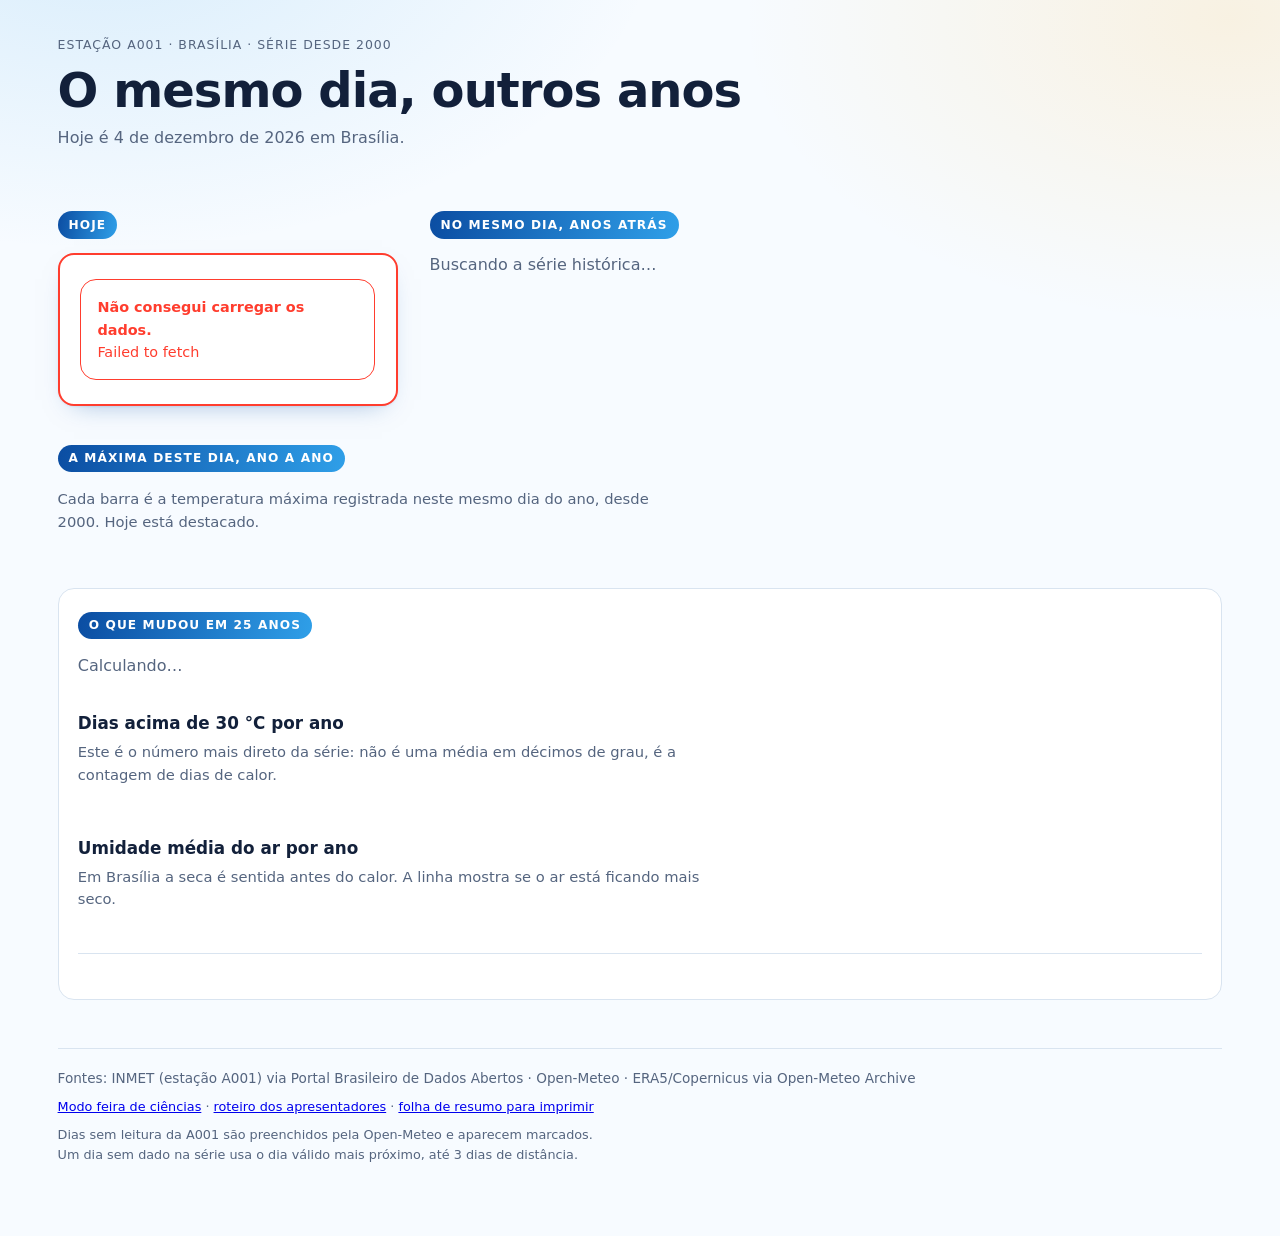
<file: site/index.html>
<!doctype html>
<html lang="pt-BR">
<head>
<meta charset="utf-8">
<meta name="viewport" content="width=device-width, initial-scale=1">
<title>Clima de Brasília — hoje e no passado</title>
<meta name="description" content="Compare a temperatura de hoje em Brasília com o mesmo dia há 1, 5, 10 e 20 anos, com dados do INMET desde 2000.">
<link rel="stylesheet" href="estilo.css">
</head>
<body>

<header class="topo">
  <p class="olho">Estação A001 · Brasília · série desde 2000</p>
  <h1>O mesmo dia, outros anos</h1>
  <p class="subtitulo" id="subtitulo">Carregando…</p>
</header>

<main>

  <!-- A manchete vem antes de tudo: e o achado que da sentido ao resto da pagina. -->
  <section class="manchete" id="manchete" hidden>
    <p class="manchete-frase" id="manchete-frase"></p>
    <p class="manchete-fonte" id="manchete-fonte"></p>
  </section>

  <!-- O aluno escolhe algo antes de ler: o que ele mesmo gera, ele lembra. -->
  <section class="bloco geracao" id="geracao" hidden>
    <label class="geracao-rotulo" for="ano-nascimento">Em que ano você nasceu?</label>
    <div class="geracao-campo">
      <input type="number" id="ano-nascimento" inputmode="numeric"
             min="1940" max="2026" step="1" placeholder="2016" autocomplete="off">
      <button type="button" id="geracao-botao">Ver o meu clima</button>
    </div>
    <p class="geracao-resposta" id="geracao-resposta" hidden></p>
  </section>

  <div class="bloco comparativo-lado-a-lado">
    <section aria-labelledby="t-hoje">
      <h2 id="t-hoje" class="rotulo">Hoje</h2>
      <div id="cartao-hoje" class="cartao cartao-hoje">
        <p class="carregando">Buscando a temperatura de hoje…</p>
      </div>
    </section>

    <section aria-labelledby="t-antes">
      <h2 id="t-antes" class="rotulo">No mesmo dia, anos atrás</h2>
      <div id="cartoes-passado" class="grade">
        <p class="carregando">Buscando a série histórica…</p>
      </div>
      <p class="nota" id="nota-aproximacao" hidden></p>
    </section>
  </div>

  <section class="bloco" aria-labelledby="t-serie">
    <h2 id="t-serie" class="rotulo">A máxima deste dia, ano a ano</h2>
    <p class="explica">Cada barra é a temperatura máxima registrada neste mesmo dia do ano, desde 2000. Hoje está destacado.</p>
    <div id="grafico-serie" class="grafico"></div>
  </section>

  <section class="bloco destaque" aria-labelledby="t-tendencia">
    <h2 id="t-tendencia" class="rotulo">O que mudou em 25 anos</h2>
    <div id="tendencias" class="tendencias">
      <p class="carregando">Calculando…</p>
    </div>

    <h3 class="sub">Dias acima de 30 °C por ano</h3>
    <p class="explica">Este é o número mais direto da série: não é uma média em décimos de grau, é a contagem de dias de calor.</p>
    <div id="grafico-quentes" class="grafico"></div>

    <h3 class="sub">Umidade média do ar por ano</h3>
    <p class="explica">Em Brasília a seca é sentida antes do calor. A linha mostra se o ar está ficando mais seco.</p>
    <div id="grafico-umidade" class="grafico"></div>

    <div class="leitura" id="leitura-honesta"></div>
  </section>

  <section class="bloco normais" id="normais" aria-labelledby="t-normais" hidden>
    <h2 id="t-normais" class="rotulo">O que dizem as normais oficiais</h2>
    <p class="explica">
      A nossa série tem 25 anos e mede uma estação automática. O INMET mantém
      outra medição em Brasília desde <strong>1961</strong> — a estação convencional
      83377 — e publica as <strong>Normais Climatológicas</strong>: a média de
      <strong>30 anos</strong>, o padrão que os meteorologistas usam para dizer o que
      é normal. Comparar duas normais é comparar dois climas.
    </p>
    <div id="normais-cartoes" class="tendencias"></div>
    <h3 class="sub">Umidade média de cada mês, nas duas normais</h3>
    <div id="grafico-normais" class="grafico"></div>
    <div class="leitura" id="normais-leitura"></div>
  </section>

  <section class="bloco seculo" id="seculo" aria-labelledby="t-seculo" hidden>
    <h2 id="t-seculo" class="rotulo">Quase um século</h2>
    <p class="explica">
      A estação de Brasília só existe desde 2000. Para enxergar mais longe,
      esta faixa usa outra fonte: o <strong>ERA5</strong>, uma reconstrução do
      clima feita por supercomputador a partir de milhares de medições, que
      cobre este mesmo ponto do mapa <strong>desde 1940</strong>.
    </p>

    <p class="seculo-numero" id="seculo-numero"></p>

    <h3 class="sub">Temperatura máxima média do ano, desde 1940</h3>
    <div id="grafico-seculo" class="grafico"></div>

    <div class="leitura" id="seculo-leitura"></div>
  </section>

</main>

<footer>
  <p>Fontes: INMET (estação A001) via Portal Brasileiro de Dados Abertos · Open-Meteo · ERA5/Copernicus via Open-Meteo Archive</p>
  <p class="miudo"><a href="feira.html">Modo feira de ciências</a> · <a href="roteiro.html">roteiro dos apresentadores</a> · <a href="folha.html">folha de resumo para imprimir</a></p>
  <p class="miudo">Dias sem leitura da A001 são preenchidos pela Open-Meteo e aparecem marcados. Um dia sem dado na série usa o dia válido mais próximo, até 3 dias de distância.</p>
</footer>

<script src="app.js"></script>
</body>
</html>
</file>
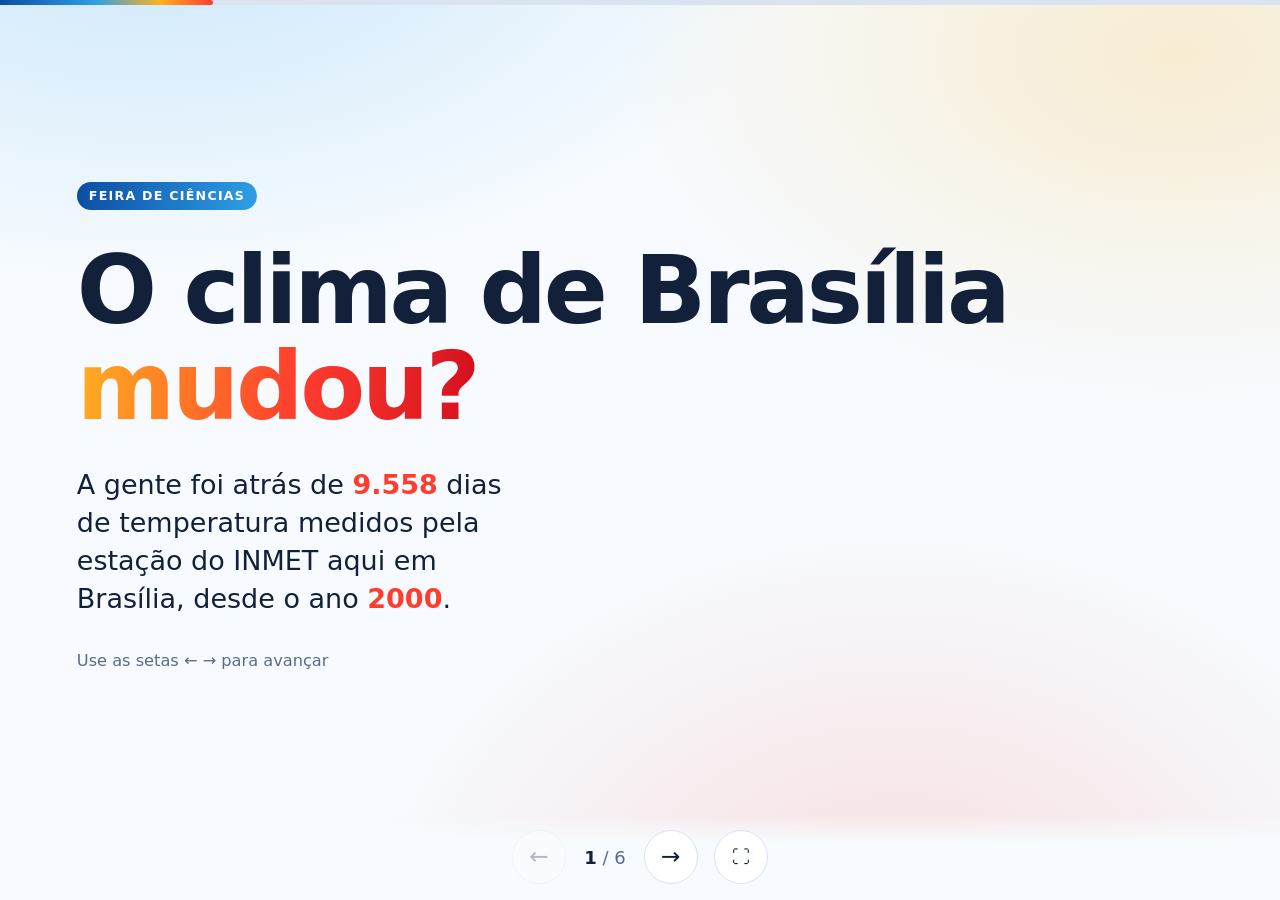
<file: site/feira.html>
<!doctype html>
<html lang="pt-BR">
<head>
<meta charset="utf-8">
<meta name="viewport" content="width=device-width, initial-scale=1">
<title>Feira de Ciências — O clima de Brasília mudou?</title>
<meta name="robots" content="noindex">
<link rel="stylesheet" href="feira.css">
</head>
<body>

<div class="progresso" aria-hidden="true"><span id="progresso-barra"></span></div>

<div class="palco" id="palco">

  <!-- 1 -------------------------------------------------- abertura -->
  <section class="tela heroi" data-aluno="1" data-titulo="Abertura">
    <p class="etiqueta">Feira de Ciências</p>
    <h1 class="gigante">O clima de Brasília<br><span class="realce">mudou?</span></h1>
    <p class="linha-grande">
      A gente foi atrás de <b id="total-dias">9.558</b> dias de temperatura medidos
      pela estação do INMET aqui em Brasília, desde o ano <b>2000</b>.
    </p>
    <p class="dica">Use as setas ← → para avançar</p>
  </section>

  <!-- 2 -------------------------------------------------- o dado -->
  <section class="tela duplo" data-aluno="2" data-titulo="De onde vem o dado">
    <div class="lado-texto">
      <p class="etiqueta">Passo 1 · De onde vem</p>
      <h2 class="grande">Não somos nós<br>que medimos.</h2>
      <p class="linha-grande">É uma estação do governo, funcionando sozinha,
        24 horas por dia, há mais de 25 anos.</p>
    </div>
    <div class="lado-visual">
    <div class="cartoes-feira">
      <div class="cartao-feira">
        <span class="numero" id="f-estacao">A001</span>
        <span class="rotulo">a estação automática de Brasília, ligada desde 2000</span>
      </div>
      <div class="cartao-feira">
        <span class="numero" id="f-dias">9.558</span>
        <span class="rotulo">dias medidos, de hora em hora</span>
      </div>
      <div class="cartao-feira">
        <span class="numero" id="f-anos">26</span>
        <span class="rotulo">anos de história guardada</span>
      </div>
    </div>
    </div>
    <p class="rodape-tela">Fonte: INMET · Portal Brasileiro de Dados Abertos</p>
  </section>

  <!-- 3 -------------------------------------------------- hoje x passado -->
  <section class="tela duplo" data-aluno="3" data-titulo="Hoje e o passado">
    <div class="lado-texto">
      <p class="etiqueta">Passo 2 · O mesmo dia</p>
      <h2 class="grande" id="f-data-hoje">Hoje</h2>
      <p class="linha-grande" id="f-texto-dia">Nem sempre hoje é o mais quente.</p>
    </div>
    <div class="lado-visual">
      <div class="comparativo-feira" id="f-comparativo">
        <p class="carregando">Buscando…</p>
      </div>
    </div>
    <p class="rodape-tela">Fonte: estação A001 do INMET · hoje pela Open-Meteo</p>
  </section>

  <!-- 4 -------------------------------------------------- o jogo -->
  <section class="tela tela-jogo" id="tela-jogo" data-aluno="4" data-titulo="O jogo do chute">
    <div class="lado-texto">
      <p class="etiqueta">Passo 3 · Chute primeiro</p>
      <h2 class="grande jogo-titulo">Quantos dias por ano passam de
        <span class="realce">30 °C</span> em Brasília?</h2>

      <div class="jogo" id="jogo-pergunta">
        <p class="jogo-instrucao">Nos anos 2000 eram <b id="jogo-antes">29</b> dias por ano.
          E hoje, quanto você acha?</p>
        <div class="jogo-campo">
          <input type="number" id="jogo-palpite" inputmode="numeric" min="0" max="365" placeholder="?">
          <span class="jogo-unidade">dias</span>
          <button type="button" id="jogo-botao">Ver a resposta</button>
        </div>
      </div>

      <div class="jogo-resposta" id="jogo-resposta" hidden>
        <p class="jogo-veredito" id="jogo-veredito"></p>
        <p class="jogo-numero">
          <span class="jogo-de"><b id="jogo-antes2">29</b><em>nos anos 2000</em></span>
          <span class="seta" aria-hidden="true">→</span>
          <span class="jogo-para"><b class="realce" id="jogo-depois">57</b><em>hoje</em></span>
        </p>
        <p class="jogo-traducao">De <b>1 mês</b> de calor por ano para <b>2 meses</b>.</p>
      </div>
    </div>

    <div class="lado-visual" id="jogo-grafico"></div>
  </section>

  <!-- 5 -------------------------------------------------- cidade x regiao -->
  <section class="tela duplo" data-aluno="5" data-titulo="A cidade e a região">
    <div class="lado-texto">
      <p class="etiqueta">Passo 4 · "Só a cidade esquentou?"</p>
      <h2 class="grande">Essa pergunta<br>é boa.</h2>
      <p class="linha-grande">A gente foi checar se o calor é só aqui dentro
        ou se é o planeta inteiro.</p>
    </div>
    <div class="lado-visual">
      <div class="duelo" id="f-duelo">
        <p class="carregando">Calculando…</p>
      </div>
    </div>
    <p class="rodape-tela" id="f-duelo-nota"></p>
  </section>

  <!-- 6 -------------------------------------------------- fechamento -->
  <section class="tela duplo" data-aluno="6" data-titulo="O que isso significa">
    <div class="lado-texto">
      <p class="etiqueta">Passo 5 · E daí?</p>
      <h2 class="grande">O que a gente<br>descobriu</h2>
      <p class="linha-grande destaque-final">A gente não escolheu só os números
        que ajudavam. <b>Mostramos também o que derruba a nossa ideia.</b></p>
    </div>
    <div class="lado-visual">
    <ul class="conclusoes">
      <li><b>Os dias esquentaram</b> — e os dias de muito calor <b>dobraram</b>.</li>
      <li><b>As noites não mudaram</b> de um jeito que a gente pudesse provar. A gente achava que sim; o teste disse que não dá para afirmar.</li>
      <li><b>O ar de Brasília secou</b>: as normais oficiais do INMET caem de 67,6% para 64,3% de umidade, em 11 dos 12 meses.</li>
      <li><b>Parte é a cidade</b> crescendo em cima do termômetro, parte é o planeta inteiro esquentando.</li>
    </ul>
    </div>
    <p class="previsao" id="f-previsao" hidden></p>
    <p class="rodape-tela">comparativo-do-clima.vercel.app · dados do INMET e ERA5</p>
  </section>

</div>

<nav class="controles" aria-label="Navegação da apresentação">
  <button type="button" id="anterior" aria-label="Tela anterior">←</button>
  <span class="contador"><b id="atual">1</b> / <span id="total">6</span></span>
  <button type="button" id="proximo" aria-label="Próxima tela">→</button>
  <button type="button" id="tela-cheia" class="secundario" title="Tela cheia (F)">⛶</button>
</nav>

<script src="feira.js"></script>
</body>
</html>
</file>
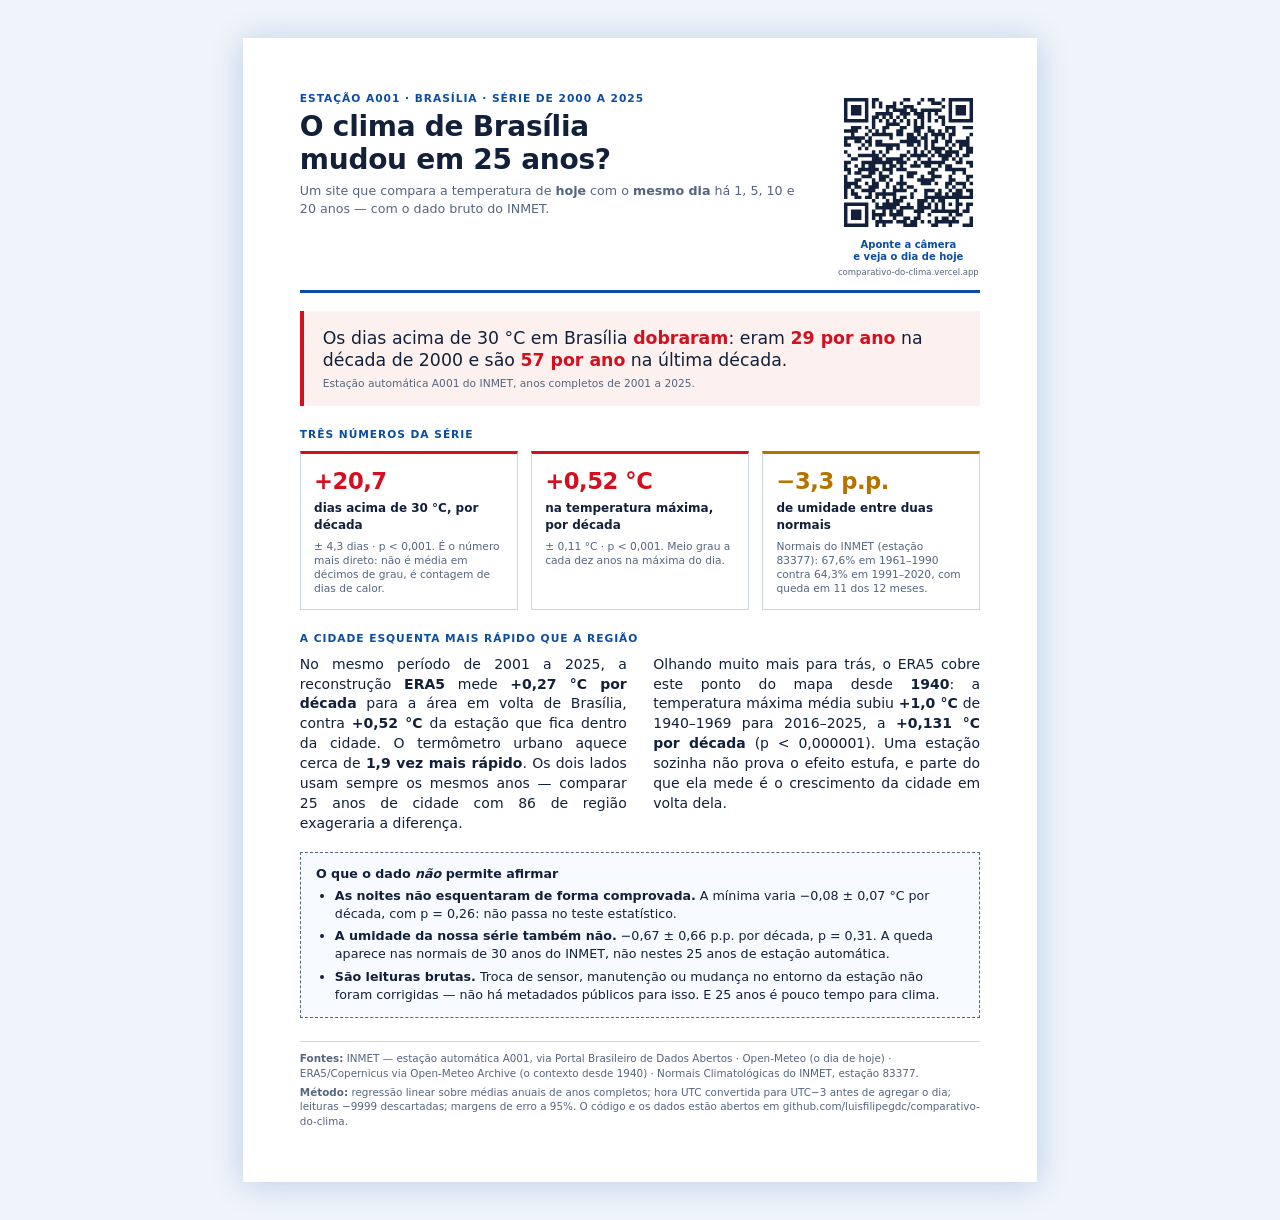
<file: site/folha.html>
<!doctype html>
<html lang="pt-BR">
<head>
<meta charset="utf-8">
<meta name="viewport" content="width=device-width, initial-scale=1">
<title>Clima de Brasília — folha de resumo para imprimir</title>
<meta name="description" content="Resumo em uma folha A4, com QR code, do que a série do INMET mostra sobre o clima de Brasília desde 2000.">
<style>
/* ====================================================================
   Folha A4 para imprimir e entregar na mão. Tudo inline e sem depender
   de estilo.css: esta pagina tem que sair igual em qualquer impressora,
   inclusive fotocopiada em preto e branco. Uma pagina, sem sangria.
   ==================================================================== */
@page { size: A4; margin: 14mm 15mm; }

:root {
  --marca:  #0b4da2;
  --calor:  #d40f1f;
  --seco:   #b57400;
  --tinta:  #12203a;
  --fraca:  #55657f;
  --linha:  #c9d7e6;
}

* { box-sizing: border-box; }

body {
  margin: 0 auto;
  /* na tela, simula a folha; na impressao, @page manda */
  width: 210mm;
  min-height: 297mm;
  padding: 14mm 15mm;
  background: #fff;
  color: var(--tinta);
  font: 10.5pt/1.42 "Segoe UI", system-ui, -apple-system, Roboto, sans-serif;
  -webkit-print-color-adjust: exact;
  print-color-adjust: exact;
}

h1, h2, h3 { margin: 0; line-height: 1.15; }

/* ---- cabecalho ---------------------------------------------------- */
.topo {
  display: flex;
  gap: 8mm;
  align-items: flex-start;
  justify-content: space-between;
  border-bottom: 2.5pt solid var(--marca);
  padding-bottom: 3mm;
}
.olho {
  margin: 0 0 1.5mm;
  font-size: 8pt;
  font-weight: 700;
  letter-spacing: .09em;
  text-transform: uppercase;
  color: var(--marca);
}
h1 { font-size: 21pt; letter-spacing: -.01em; }
.linha-fina { margin: 1.5mm 0 0; font-size: 9.5pt; color: var(--fraca); }

/* ---- QR ----------------------------------------------------------- */
.qr {
  flex: 0 0 auto;
  width: 38mm;
  text-align: center;
}
.qr img { display: block; width: 38mm; height: 38mm; }
.qr .chamada {
  margin: 1.2mm 0 0;
  font-size: 7.5pt;
  font-weight: 700;
  color: var(--marca);
  line-height: 1.25;
}
/* a URL cabe inteira na largura do QR: quebrar no meio da palavra confunde */
.qr .url { margin: .6mm 0 0; font-size: 6.4pt; color: var(--fraca); white-space: nowrap; }

/* ---- manchete ----------------------------------------------------- */
.manchete {
  margin: 5mm 0 0;
  padding: 4mm 5mm;
  border-left: 3pt solid var(--calor);
  background: #fdf1ef;
}
.manchete p { margin: 0; font-size: 13pt; line-height: 1.3; }
.manchete strong { color: var(--calor); }
.manchete .fonte { margin: 1.5mm 0 0; font-size: 8pt; color: var(--fraca); }

/* ---- numeros ------------------------------------------------------ */
h2.secao {
  margin: 6mm 0 2.5mm;
  font-size: 8pt;
  letter-spacing: .09em;
  text-transform: uppercase;
  color: var(--marca);
}
.numeros {
  display: grid;
  grid-template-columns: repeat(3, 1fr);
  gap: 3.5mm;
}
.cartao {
  border: .8pt solid var(--linha);
  border-top: 2.5pt solid var(--marca);
  padding: 3mm 3.5mm 3.5mm;
}
.cartao .valor { display: block; font-size: 17pt; font-weight: 700; letter-spacing: -.02em; }
.cartao .rotulo { display: block; margin-top: .8mm; font-size: 9pt; font-weight: 600; }
.cartao .nota { display: block; margin-top: 1.5mm; font-size: 8pt; color: var(--fraca); line-height: 1.32; }
.cartao.quente { border-top-color: var(--calor); }
.cartao.quente .valor { color: var(--calor); }
.cartao.seco { border-top-color: var(--seco); }
.cartao.seco .valor { color: var(--seco); }

/* ---- texto corrido em duas colunas -------------------------------- */
.duas { column-count: 2; column-gap: 7mm; }
.duas p { margin: 0 0 2.5mm; text-align: justify; }
.duas p:last-child { margin-bottom: 0; }

/* ---- caixa da honestidade ----------------------------------------- */
.honesta {
  margin: 5mm 0 0;
  padding: 3.5mm 4mm;
  border: .8pt dashed var(--fraca);
  background: #f7fbff;
  font-size: 9.5pt;
}
.honesta h3 { font-size: 9.5pt; margin-bottom: 1.5mm; }
.honesta ul { margin: 0; padding-left: 5mm; }
.honesta li { margin-bottom: 1.2mm; }
.honesta li:last-child { margin-bottom: 0; }

/* ---- rodape ------------------------------------------------------- */
footer {
  margin-top: 6mm;
  padding-top: 2.5mm;
  border-top: .8pt solid var(--linha);
  font-size: 7.8pt;
  color: var(--fraca);
}
footer p { margin: 0 0 1mm; }
footer p:last-child { margin-bottom: 0; }

/* na tela dá para ver a folha; no papel isso desaparece */
@media screen {
  body { box-shadow: 0 2px 30px rgba(11, 77, 162, .22); margin: 10mm auto; }
  html { background: #eef4fa; }
}
@media print {
  body { width: auto; min-height: 0; padding: 0; box-shadow: none; margin: 0; }
}
</style>
</head>
<body>

<header class="topo">
  <div>
    <p class="olho">Estação A001 · Brasília · série de 2000 a 2025</p>
    <h1>O clima de Brasília<br>mudou em 25 anos?</h1>
    <p class="linha-fina">Um site que compara a temperatura de <strong>hoje</strong> com o
      <strong>mesmo dia</strong> há 1, 5, 10 e 20 anos — com o dado bruto do INMET.</p>
  </div>

  <div class="qr">
    <img src="qr.svg" alt="QR code para comparativo-do-clima.vercel.app">
    <p class="chamada">Aponte a câmera<br>e veja o dia de hoje</p>
    <p class="url">comparativo-do-clima.vercel.app</p>
  </div>
</header>

<section class="manchete">
  <p>Os dias acima de 30 °C em Brasília <strong>dobraram</strong>: eram
     <strong>29 por ano</strong> na década de 2000 e são <strong>57 por ano</strong>
     na última década.</p>
  <p class="fonte">Estação automática A001 do INMET, anos completos de 2001 a 2025.</p>
</section>

<h2 class="secao">Três números da série</h2>
<div class="numeros">
  <div class="cartao quente">
    <span class="valor">+20,7</span>
    <span class="rotulo">dias acima de 30 °C, por década</span>
    <span class="nota">± 4,3 dias · p &lt; 0,001. É o número mais direto: não é média em décimos de grau, é contagem de dias de calor.</span>
  </div>
  <div class="cartao quente">
    <span class="valor">+0,52 °C</span>
    <span class="rotulo">na temperatura máxima, por década</span>
    <span class="nota">± 0,11 °C · p &lt; 0,001. Meio grau a cada dez anos na máxima do dia.</span>
  </div>
  <div class="cartao seco">
    <span class="valor">−3,3 p.p.</span>
    <span class="rotulo">de umidade entre duas normais</span>
    <span class="nota">Normais do INMET (estação 83377): 67,6% em 1961–1990 contra 64,3% em 1991–2020, com queda em 11 dos 12 meses.</span>
  </div>
</div>

<h2 class="secao">A cidade esquenta mais rápido que a região</h2>
<div class="duas">
  <p>No mesmo período de 2001 a 2025, a reconstrução <strong>ERA5</strong> mede
     <strong>+0,27 °C por década</strong> para a área em volta de Brasília, contra
     <strong>+0,52 °C</strong> da estação que fica dentro da cidade. O termômetro
     urbano aquece cerca de <strong>1,9 vez mais rápido</strong>. Os dois lados usam
     sempre os mesmos anos — comparar 25 anos de cidade com 86 de região exageraria
     a diferença.</p>
  <p>Olhando muito mais para trás, o ERA5 cobre este ponto do mapa desde
     <strong>1940</strong>: a temperatura máxima média subiu <strong>+1,0 °C</strong>
     de 1940–1969 para 2016–2025, a <strong>+0,131 °C por década</strong>
     (p &lt; 0,000001). Uma estação sozinha não prova o efeito estufa, e parte do
     que ela mede é o crescimento da cidade em volta dela.</p>
</div>

<div class="honesta">
  <h3>O que o dado <em>não</em> permite afirmar</h3>
  <ul>
    <li><strong>As noites não esquentaram de forma comprovada.</strong> A mínima
      varia −0,08 ± 0,07 °C por década, com p = 0,26: não passa no teste
      estatístico.</li>
    <li><strong>A umidade da nossa série também não.</strong> −0,67 ± 0,66 p.p.
      por década, p = 0,31. A queda aparece nas normais de 30 anos do INMET, não
      nestes 25 anos de estação automática.</li>
    <li><strong>São leituras brutas.</strong> Troca de sensor, manutenção ou
      mudança no entorno da estação não foram corrigidas — não há metadados
      públicos para isso. E 25 anos é pouco tempo para clima.</li>
  </ul>
</div>

<footer>
  <p><strong>Fontes:</strong> INMET — estação automática A001, via Portal Brasileiro de
     Dados Abertos · Open-Meteo (o dia de hoje) · ERA5/Copernicus via Open-Meteo Archive
     (o contexto desde 1940) · Normais Climatológicas do INMET, estação 83377.</p>
  <p><strong>Método:</strong> regressão linear sobre médias anuais de anos completos;
     hora UTC convertida para UTC−3 antes de agregar o dia; leituras −9999 descartadas;
     margens de erro a 95%. O código e os dados estão abertos em
     github.com/luisfilipegdc/comparativo-do-clima.</p>
</footer>

</body>
</html>
</file>
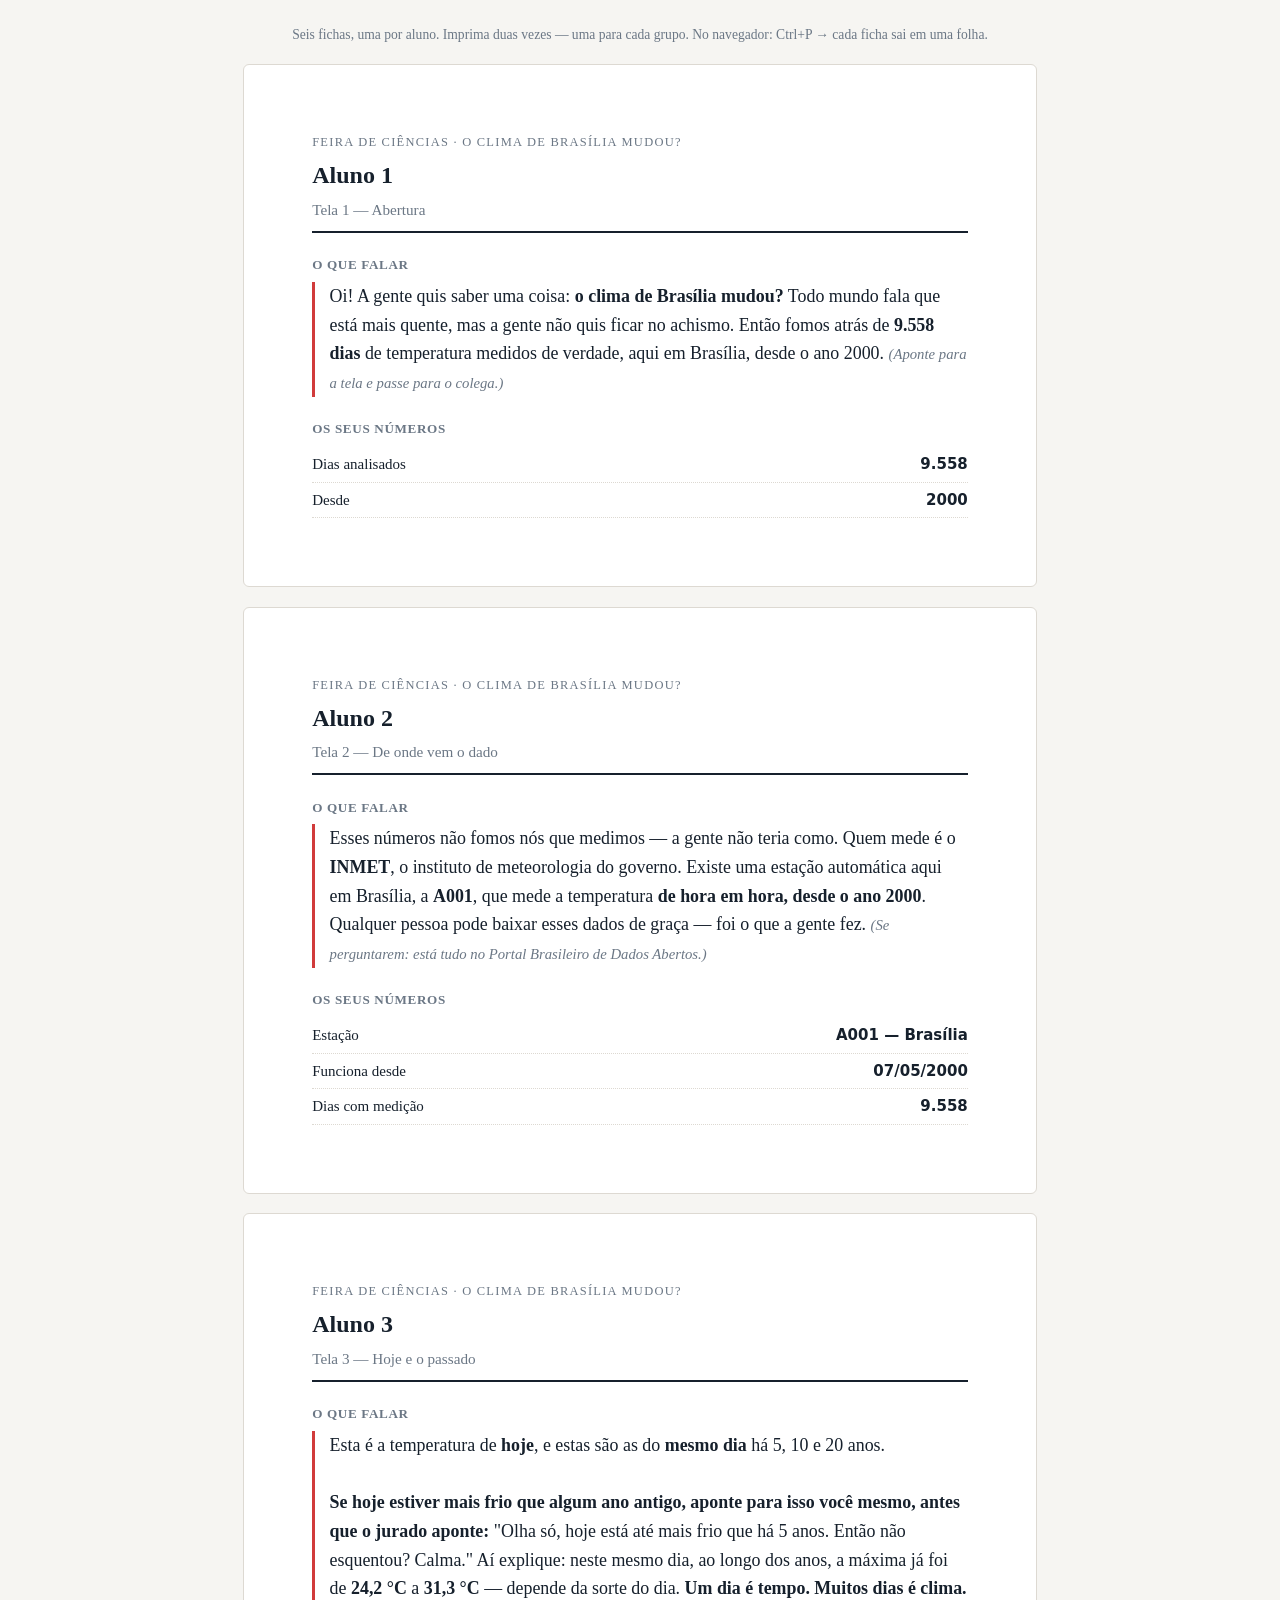
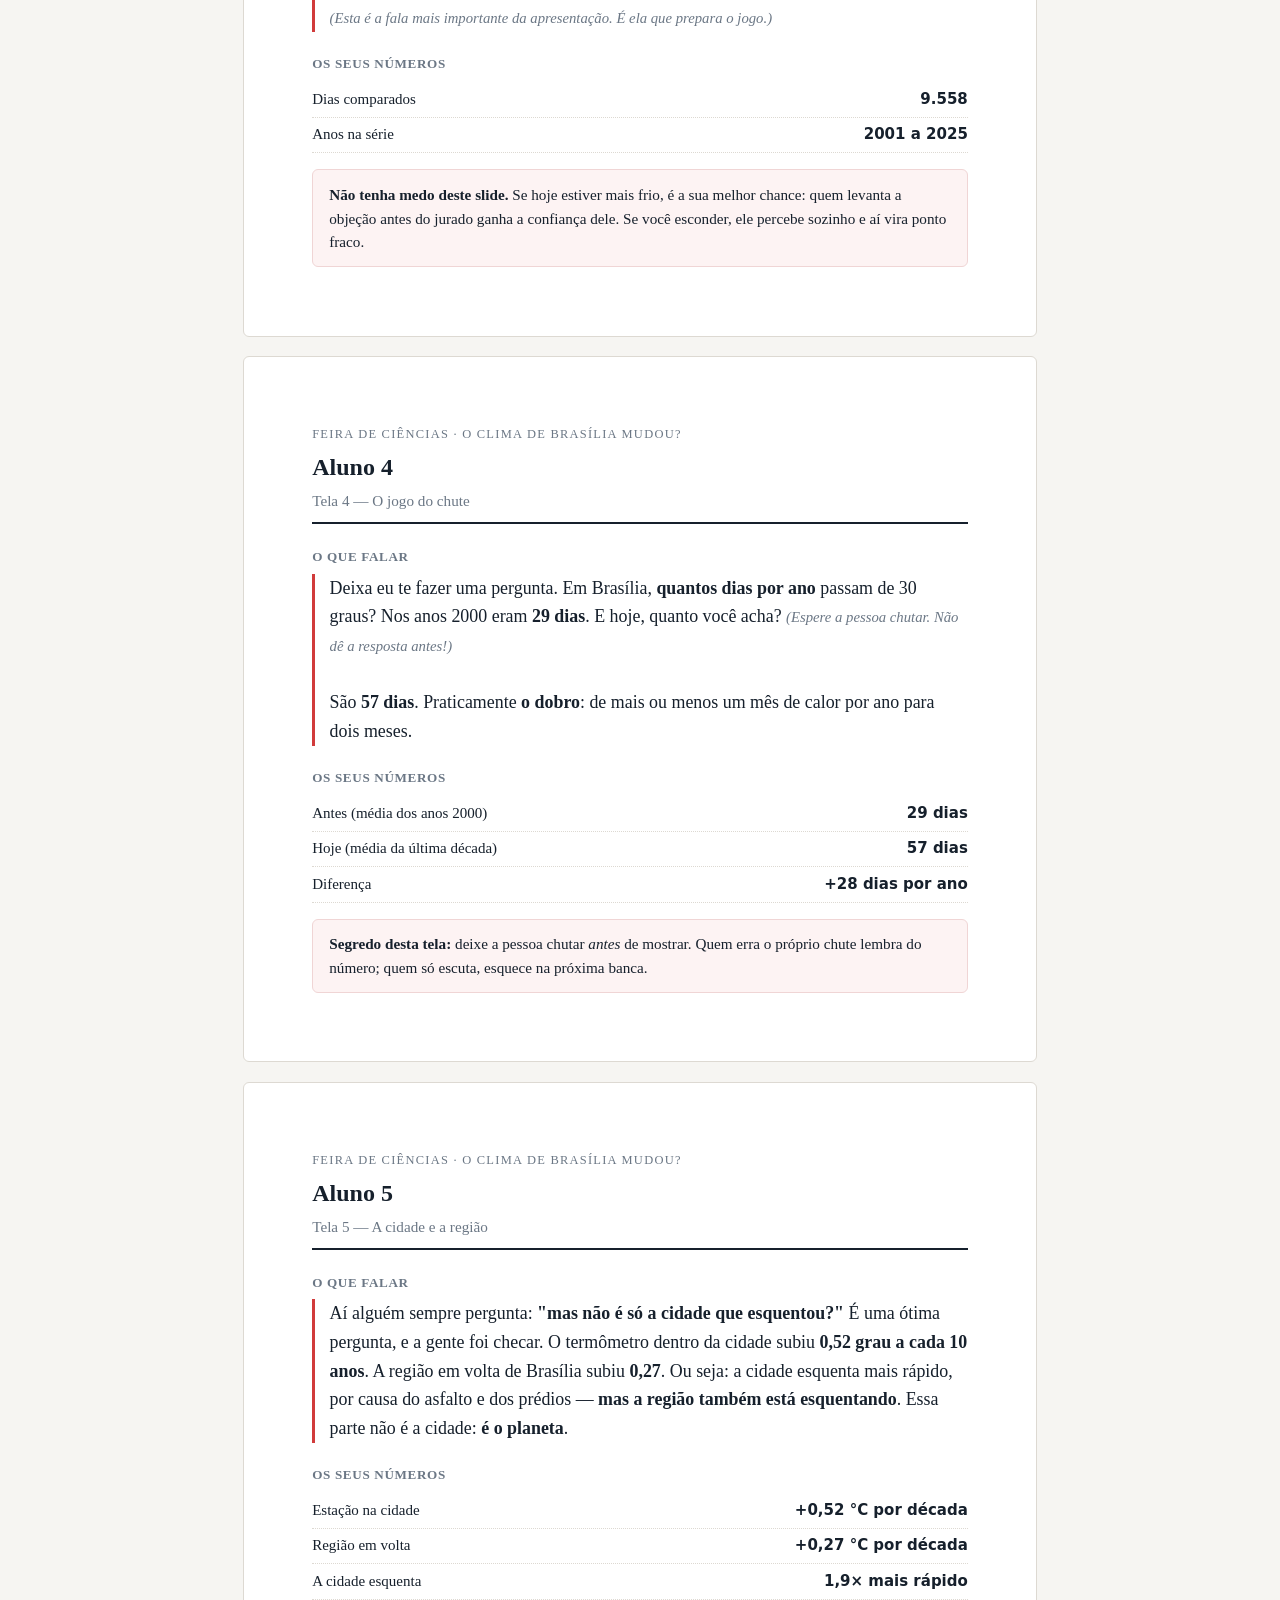
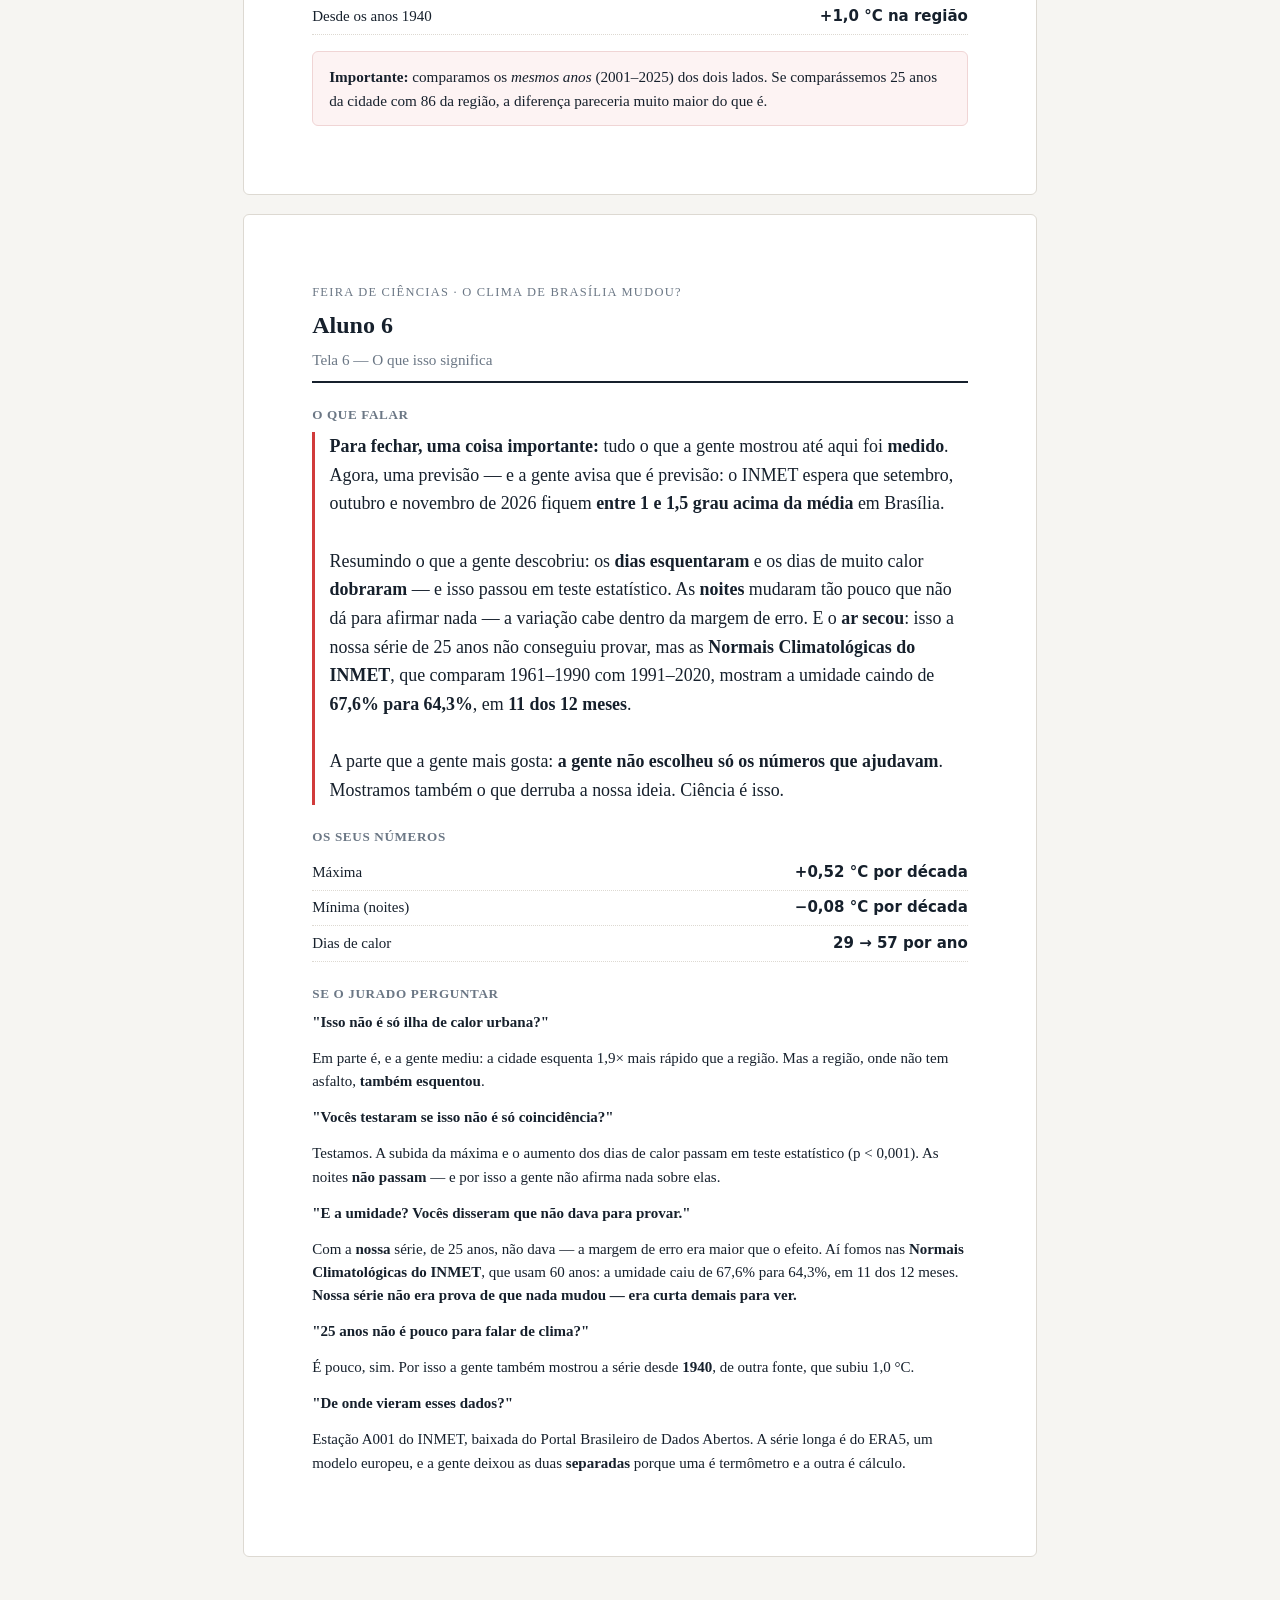
<file: site/roteiro.html>
<!doctype html>
<html lang="pt-BR">
<head>
<meta charset="utf-8">
<meta name="viewport" content="width=device-width, initial-scale=1">
<title>Roteiro dos apresentadores — Feira de Ciências</title>
<meta name="robots" content="noindex">
<style>
/* Folha para imprimir: uma ficha por aluno, cada uma em sua pagina.
   Os numeros sao lidos do mesmo arquivo que a apresentacao usa - ficha e tela
   nunca podem discordar. */
* { box-sizing: border-box; }
body {
  margin: 0; padding: 1.5rem;
  font: 15px/1.55 Georgia, "Times New Roman", serif;
  color: #16202c; background: #f6f5f2;
}
.folha {
  max-width: 21cm; margin: 0 auto 1.2rem; padding: 1.8cm;
  background: #fff; border: 1px solid #ddd9d2; border-radius: 6px;
}
.cabecalho { border-bottom: 2px solid #16202c; padding-bottom: .6rem; margin-bottom: 1.2rem; }
.projeto { font-size: .78rem; letter-spacing: .1em; text-transform: uppercase; color: #6b7785; margin: 0; }
h1 { font-size: 1.5rem; margin: .3rem 0 0; }
.papel { font-size: .95rem; color: #6b7785; margin: .2rem 0 0; }
h2 { font-size: 1.05rem; margin: 1.4rem 0 .4rem; text-transform: uppercase; letter-spacing: .05em; font-size: .82rem; color: #6b7785; }
.fala {
  font-size: 1.12rem; line-height: 1.6;
  border-left: 3px solid #d13b3b; padding-left: .9rem; margin: 0;
}
.fala em { color: #6b7785; font-size: .92rem; }
.numeros { margin: .5rem 0 0; padding: 0; list-style: none; }
.numeros li { padding: .35rem 0; border-bottom: 1px dotted #ddd9d2; display: flex; justify-content: space-between; gap: 1rem; }
.numeros b { font-family: system-ui, sans-serif; }
.aviso { background: #fdf3f3; border: 1px solid #f0d5d5; border-radius: 6px; padding: .8rem 1rem; font-size: .95rem; margin-top: 1rem; }
.duvida { margin: 1rem 0 0; }
.duvida p { margin: .2rem 0 .8rem; }
.pergunta { font-weight: bold; }
.instrucao { font-size: .85rem; color: #6b7785; text-align: center; margin: 0 auto 1.2rem; max-width: 21cm; }
@media print {
  body { background: #fff; padding: 0; }
  .folha { border: 0; border-radius: 0; margin: 0; page-break-after: always; max-width: none; }
  .instrucao { display: none; }
}
</style>
</head>
<body>

<p class="instrucao">
  Seis fichas, uma por aluno. Imprima duas vezes — uma para cada grupo.
  No navegador: Ctrl+P → cada ficha sai em uma folha.
</p>

<div id="fichas"><p class="instrucao">Montando as fichas com os dados…</p></div>

<script>
const $ = (s) => document.querySelector(s);
const br = (v, c = 1) => v.toLocaleString("pt-BR", { minimumFractionDigits: c, maximumFractionDigits: c });

function tendencia(pontos, campo) {
  const xs = pontos.map(p => p.ano), ys = pontos.map(p => Number(p[campo]));
  const mx = xs.reduce((a,b)=>a+b,0)/xs.length, my = ys.reduce((a,b)=>a+b,0)/ys.length;
  return xs.reduce((s,x,i)=>s+(x-mx)*(ys[i]-my),0) / xs.reduce((s,x)=>s+(x-mx)**2,0) * 10;
}

function ficha(n, papel, fala, numeros, extra) {
  return `<section class="folha">
    <div class="cabecalho">
      <p class="projeto">Feira de Ciências · O clima de Brasília mudou?</p>
      <h1>Aluno ${n}</h1>
      <p class="papel">Tela ${n} — ${papel}</p>
    </div>
    <h2>O que falar</h2>
    <p class="fala">${fala}</p>
    ${numeros ? `<h2>Os seus números</h2><ul class="numeros">${numeros}</ul>` : ""}
    ${extra || ""}
  </section>`;
}

async function montar() {
  const serie = await (await fetch("dados/serie.json")).json();
  const era5 = await (await fetch("dados/era5.json")).json().catch(() => null);

  const completos = serie.resumo.filter(d => d.dias >= 300);
  const n = 10;
  const med = l => l.reduce((s,d)=>s+d.dias_acima_30,0)/l.length;
  const antes = Math.round(med(completos.slice(0, n)));
  const depois = Math.round(med(completos.slice(-n)));
  const de = completos[0].ano, ate = completos[completos.length-1].ano;

  const tCidade = tendencia(completos, "temp_max_media");
  const tMin = tendencia(completos, "temp_min_media");
  const regiao = era5 ? era5.resumo.filter(a => a.dias >= 350 && a.ano >= de && a.ano <= ate) : [];
  const tRegiao = regiao.length ? tendencia(regiao, "temp_max_media") : null;
  const vezes = tRegiao ? tCidade / tRegiao : null;

  const era5Completos = era5 ? era5.resumo.filter(a => a.dias >= 350) : [];
  const medMax = l => l.reduce((s,a)=>s+a.temp_max_media,0)/l.length;
  const salto = era5Completos.length >= 40
    ? medMax(era5Completos.slice(-10)) - medMax(era5Completos.slice(0, 30)) : null;

  const num = (rot, val) => `<li><span>${rot}</span><b>${val}</b></li>`;

  // faixa da maxima nesta data ao longo da serie - o numero que o aluno usa
  // para explicar por que hoje pode estar mais frio sem contradizer a tese
  const hojeISO = new Date().toISOString().slice(0, 10);
  const [, mes, dia] = hojeISO.split("-");
  const idxMax = serie.campos.indexOf("temp_max");
  const doDia = serie.dias
    .filter(l => l[0].slice(5) === `${mes}-${dia}` && l[idxMax] !== null)
    .map(l => l[idxMax]);
  const dia_min = doDia.length ? br(Math.min(...doDia)) + " °C" : "—";
  const dia_max = doDia.length ? br(Math.max(...doDia)) + " °C" : "—";

  const fichas = [
    ficha(1, "Abertura",
      `Oi! A gente quis saber uma coisa: <strong>o clima de Brasília mudou?</strong>
       Todo mundo fala que está mais quente, mas a gente não quis ficar no achismo.
       Então fomos atrás de <strong>${br(serie.dias.length,0)} dias</strong> de temperatura
       medidos de verdade, aqui em Brasília, desde o ano 2000.
       <em>(Aponte para a tela e passe para o colega.)</em>`,
      num("Dias analisados", br(serie.dias.length,0)) + num("Desde", "2000")),

    ficha(2, "De onde vem o dado",
      `Esses números não fomos nós que medimos — a gente não teria como.
       Quem mede é o <strong>INMET</strong>, o instituto de meteorologia do governo.
       Existe uma estação automática aqui em Brasília, a <strong>A001</strong>, que mede
       a temperatura <strong>de hora em hora, desde o ano 2000</strong>.
       Qualquer pessoa pode baixar esses dados de graça — foi o que a gente fez.
       <em>(Se perguntarem: está tudo no Portal Brasileiro de Dados Abertos.)</em>`,
      num("Estação", "A001 — Brasília") + num("Funciona desde", "07/05/2000") +
      num("Dias com medição", br(serie.dias.length,0))),

    ficha(3, "Hoje e o passado",
      `Esta é a temperatura de <strong>hoje</strong>, e estas são as do
       <strong>mesmo dia</strong> há 5, 10 e 20 anos.
       <br><br><strong>Se hoje estiver mais frio que algum ano antigo, aponte para
       isso você mesmo, antes que o jurado aponte:</strong> "Olha só, hoje está
       até mais frio que há 5 anos. Então não esquentou? Calma." Aí explique:
       neste mesmo dia, ao longo dos anos, a máxima já foi de
       <strong>${dia_min}</strong> a <strong>${dia_max}</strong> — depende da
       sorte do dia. <strong>Um dia é tempo. Muitos dias é clima.</strong>
       <em>(Esta é a fala mais importante da apresentação. É ela que prepara o jogo.)</em>`,
      num("Dias comparados", br(serie.dias.length,0)) +
      num("Anos na série", `${de} a ${ate}`),
      `<div class="aviso"><strong>Não tenha medo deste slide.</strong> Se hoje
       estiver mais frio, é a sua melhor chance: quem levanta a objeção antes do
       jurado ganha a confiança dele. Se você esconder, ele percebe sozinho e aí
       vira ponto fraco.</div>`),

    ficha(4, "O jogo do chute",
      `Deixa eu te fazer uma pergunta. Em Brasília, <strong>quantos dias por ano</strong>
       passam de 30 graus? Nos anos 2000 eram <strong>${antes} dias</strong>.
       E hoje, quanto você acha? <em>(Espere a pessoa chutar. Não dê a resposta antes!)</em>
       <br><br>São <strong>${depois} dias</strong>. Praticamente
       <strong>o dobro</strong>: de mais ou menos um mês de calor por ano para dois meses.`,
      num("Antes (média dos anos 2000)", `${antes} dias`) +
      num("Hoje (média da última década)", `${depois} dias`) +
      num("Diferença", `+${depois - antes} dias por ano`),
      `<div class="aviso"><strong>Segredo desta tela:</strong> deixe a pessoa chutar
       <em>antes</em> de mostrar. Quem erra o próprio chute lembra do número;
       quem só escuta, esquece na próxima banca.</div>`),

    ficha(5, "A cidade e a região",
      `Aí alguém sempre pergunta: <strong>"mas não é só a cidade que esquentou?"</strong>
       É uma ótima pergunta, e a gente foi checar.
       O termômetro dentro da cidade subiu <strong>${br(tCidade,2)} grau a cada 10 anos</strong>.
       A região em volta de Brasília subiu <strong>${tRegiao ? br(tRegiao,2) : "—"}</strong>.
       Ou seja: a cidade esquenta mais rápido, por causa do asfalto e dos prédios —
       <strong>mas a região também está esquentando</strong>. Essa parte não é a cidade:
       <strong>é o planeta</strong>.`,
      num("Estação na cidade", `+${br(tCidade,2)} °C por década`) +
      (tRegiao ? num("Região em volta", `+${br(tRegiao,2)} °C por década`) : "") +
      (vezes ? num("A cidade esquenta", `${br(vezes,1)}× mais rápido`) : "") +
      (salto ? num("Desde os anos 1940", `+${br(salto,1)} °C na região`) : ""),
      `<div class="aviso"><strong>Importante:</strong> comparamos os <em>mesmos anos</em>
       (${de}–${ate}) dos dois lados. Se comparássemos 25 anos da cidade com 86 da região,
       a diferença pareceria muito maior do que é.</div>`),

    ficha(6, "O que isso significa",
      `<strong>Para fechar, uma coisa importante:</strong> tudo o que a gente mostrou
       até aqui foi <strong>medido</strong>. Agora, uma previsão — e a gente avisa que é
       previsão: o INMET espera que setembro, outubro e novembro de 2026 fiquem
       <strong>entre 1 e 1,5 grau acima da média</strong> em Brasília.
       <br><br>Resumindo o que a gente descobriu: os <strong>dias esquentaram</strong> e os dias
       de muito calor <strong>dobraram</strong> — e isso passou em teste estatístico.
       As <strong>noites</strong> mudaram tão pouco que não dá para afirmar nada — a
       variação cabe dentro da margem de erro. E o <strong>ar secou</strong>: isso a nossa
       série de 25 anos não conseguiu provar, mas as <strong>Normais Climatológicas do
       INMET</strong>, que comparam 1961–1990 com 1991–2020, mostram a umidade caindo de
       <strong>67,6% para 64,3%</strong>, em <strong>11 dos 12 meses</strong>.
       <br><br>A parte que a gente mais gosta: <strong>a gente não escolheu só os números
       que ajudavam</strong>. Mostramos também o que derruba a nossa ideia. Ciência é isso.`,
      num("Máxima", `+${br(tCidade,2)} °C por década`) +
      num("Mínima (noites)", `${tMin >= 0 ? "+" : "−"}${br(Math.abs(tMin),2)} °C por década`) +
      num("Dias de calor", `${antes} → ${depois} por ano`),
      `<div class="duvida">
        <h2>Se o jurado perguntar</h2>
        <p class="pergunta">"Isso não é só ilha de calor urbana?"</p>
        <p>Em parte é, e a gente mediu: a cidade esquenta
          ${vezes ? br(vezes,1) + "×" : "mais"} mais rápido que a região. Mas a região,
          onde não tem asfalto, <strong>também esquentou</strong>.</p>
        <p class="pergunta">"Vocês testaram se isso não é só coincidência?"</p>
        <p>Testamos. A subida da máxima e o aumento dos dias de calor passam em
          teste estatístico (p &lt; 0,001). As noites <strong>não passam</strong> —
          e por isso a gente não afirma nada sobre elas.</p>
        <p class="pergunta">"E a umidade? Vocês disseram que não dava para provar."</p>
        <p>Com a <strong>nossa</strong> série, de 25 anos, não dava — a margem de erro
          era maior que o efeito. Aí fomos nas <strong>Normais Climatológicas do
          INMET</strong>, que usam 60 anos: a umidade caiu de 67,6% para 64,3%, em 11
          dos 12 meses. <strong>Nossa série não era prova de que nada mudou — era curta
          demais para ver.</strong></p>
        <p class="pergunta">"25 anos não é pouco para falar de clima?"</p>
        <p>É pouco, sim. Por isso a gente também mostrou a série desde
          <strong>1940</strong>, de outra fonte${salto ? `, que subiu ${br(salto,1)} °C` : ""}.</p>
        <p class="pergunta">"De onde vieram esses dados?"</p>
        <p>Estação A001 do INMET, baixada do Portal Brasileiro de Dados Abertos.
          A série longa é do ERA5, um modelo europeu, e a gente deixou as duas
          <strong>separadas</strong> porque uma é termômetro e a outra é cálculo.</p>
      </div>`),
  ];

  $("#fichas").innerHTML = fichas.join("");
}

montar().catch(e => { $("#fichas").innerHTML = `<p class="instrucao">Erro ao montar: ${e.message}</p>`; });
</script>
</body>
</html>
</file>
<file: site/estilo.css>
/* Clima Brasilia - mobile first, sem framework. */

/* ====================================================================
   PALETA — a mesma da apresentação da feira (feira.css). Trocar aqui e lá
   veste o projeto inteiro com as cores da escola. Estes hexadecimais NÃO
   são as cores oficiais do Marista.
   ==================================================================== */
:root {
  --marca:        #0b4da2;
  --marca-clara:  #2f9fe8;
  --calor:        #ff3d2e;
  --calor-forte:  #d40f1f;
  --sol:          #ffb020;
  --frio:         #00a6ed;

  --tinta:        #12203a;
  --tinta-fraca:  #55657f;
  --papel:        #f7fbff;
  --papel-cartao: #ffffff;
  --linha:        #d9e4f0;
  --quente:       var(--calor);
  --seco:         #b57400;
  --chuva:        var(--frio);
  --hoje:         #12203a;
  --raio: 16px;
  --sombra: 0 1px 2px rgba(11, 77, 162, .07), 0 10px 26px -16px rgba(11, 77, 162, .5);
}

@media (prefers-color-scheme: dark) {
  :root {
    --tinta:        #f2f7fc;
    --tinta-fraca:  #9db0c7;
    --papel:        #0a1526;
    --papel-cartao: #132139;
    --linha:        #24344f;
    --calor:        #ff6146;
    --sol:          #ffc34d;
    --frio:         #45c2ff;
    --marca-clara:  #59b6f5;
    --seco:         #ffc34d;
    --hoje:         #f2f7fc;
    --sombra: 0 1px 2px rgba(0, 0, 0, .35), 0 10px 26px -16px rgba(0, 0, 0, .7);
  }
}

* { box-sizing: border-box; }

body {
  margin: 0;
  /* respiro lateral que cresce com a tela, em vez de margem fixa */
  padding: 0 clamp(1.1rem, 4.5vw, 4rem) 4rem;
  color: var(--tinta);
  /* mesmo fundo vivo da feira, mais discreto porque aqui se lê texto longo */
  background: var(--papel);
  background:
    radial-gradient(900px 520px at 8% -8%, color-mix(in srgb, var(--marca-clara) 15%, transparent), transparent 62%),
    radial-gradient(760px 480px at 96% 2%, color-mix(in srgb, var(--sol) 13%, transparent), transparent 64%),
    var(--papel);
  background-attachment: fixed;
  font: 16px/1.55 system-ui, -apple-system, "Segoe UI", Roboto, sans-serif;
  -webkit-text-size-adjust: 100%;
}

/* Largura total com respiro. O contêiner e largo, mas a PROSA continua
   presa a uma medida legivel (~68 caracteres): linha longa demais cansa e
   faz o olho perder a volta. Cartoes e graficos aproveitam a largura toda. */
main, header, footer { max-width: 1400px; margin: 0 auto; }

.subtitulo, .explica, .nota, .leitura p, .miudo,
.geracao-resposta, .seculo > .explica { max-width: 68ch; }

/* ---------- topo ---------- */

.topo { padding: 2.2rem 0 1.4rem; }

.olho {
  margin: 0 0 .5rem;
  font-size: .78rem;
  letter-spacing: .08em;
  text-transform: uppercase;
  color: var(--tinta-fraca);
}

h1 {
  margin: 0;
  font-size: clamp(1.9rem, 4.2vw, 3rem);
  line-height: 1.15;
  letter-spacing: -.02em;
}

.subtitulo { margin: .5rem 0 0; color: var(--tinta-fraca); }

/* ---------- manchete (o achado, antes de tudo) ---------- */

.manchete {
  margin: 1.4rem 0 2rem;
  padding: 1.3rem 1.3rem 1.2rem;
  border-radius: var(--raio);
  background: var(--calor-forte);
  background: linear-gradient(115deg, var(--calor-forte), var(--calor) 55%, var(--sol));
  color: #fff;
  box-shadow: 0 14px 34px -20px var(--calor);
}

.manchete-frase {
  margin: 0;
  max-width: 30ch;
  font-size: clamp(1.32rem, 2.6vw, 2rem);
  line-height: 1.28;
  font-weight: 600;
  letter-spacing: -.015em;
}

.manchete-frase b { font-weight: 800; }

.manchete-fonte {
  margin: .55rem 0 0;
  max-width: 60ch;
  font-size: .78rem;
  opacity: .85;
}

/* ---------- geracao (o aluno produz antes de ler) ---------- */

.geracao {
  max-width: 52rem;
  background: var(--papel-cartao);
  border: 1px solid var(--linha);
  border-radius: var(--raio);
  padding: 1.1rem 1.2rem 1.2rem;
}

.geracao-rotulo {
  display: block;
  font-size: 1.02rem;
  font-weight: 600;
  margin-bottom: .7rem;
}

.geracao-campo { display: flex; gap: .5rem; }

.geracao-campo input {
  flex: 0 1 7rem;
  font: inherit;
  padding: .55rem .7rem;
  border: 1px solid var(--linha);
  border-radius: 9px;
  background: var(--papel);
  color: var(--tinta);
  -moz-appearance: textfield;
}
.geracao-campo input::-webkit-outer-spin-button,
.geracao-campo input::-webkit-inner-spin-button { -webkit-appearance: none; margin: 0; }

.geracao-campo button {
  font: inherit;
  font-weight: 700;
  padding: .55rem 1.2rem;
  border: 0;
  border-radius: 999px;
  background: linear-gradient(100deg, var(--marca), var(--marca-clara));
  color: #fff;
  cursor: pointer;
  box-shadow: 0 8px 20px -10px var(--marca);
  transition: transform .15s, box-shadow .15s;
}
.geracao-campo button:hover { transform: translateY(-2px) scale(1.02); }
.geracao-campo button:active { transform: none; }

.geracao-resposta {
  margin: .9rem 0 0;
  font-size: 1rem;
  line-height: 1.5;
  padding-top: .9rem;
  border-top: 1px solid var(--linha);
}
.geracao-resposta strong { color: var(--calor-forte); }
@media (prefers-color-scheme: dark){ .geracao-resposta strong { color: var(--calor); } }
.geracao-resposta .miudo { display: block; margin-top: .4rem; color: var(--tinta-fraca); }

/* ---------- blocos ---------- */

/* Em tela larga o cartao de hoje e os quatro anos ficam lado a lado: a
   comparacao que da nome ao site passa a caber num olhar so, em vez de
   exigir rolagem entre o "hoje" e o "antes". */
@media (min-width: 60rem) {
  .comparativo-lado-a-lado {
    display: grid;
    grid-template-columns: minmax(0, 340px) minmax(0, 1fr);
    gap: clamp(1.2rem, 2.5vw, 2.4rem);
    align-items: start;
  }
  .comparativo-lado-a-lado > * { margin: 0; }
  .comparativo-lado-a-lado .cartao-hoje { position: sticky; top: 1.5rem; }
}

.bloco { margin: 2.4rem 0; }

.rotulo {
  display: inline-block;
  margin: 0 0 .9rem;
  font-size: .76rem;
  letter-spacing: .09em;
  text-transform: uppercase;
  color: #fff;
  font-weight: 700;
  background: linear-gradient(100deg, var(--marca), var(--marca-clara));
  padding: .36em .9em;
  border-radius: 999px;
  white-space: nowrap;
}

.sub { margin: 2rem 0 .3rem; font-size: 1.05rem; }

.explica { margin: .1rem 0 1rem; color: var(--tinta-fraca); font-size: .92rem; }

.destaque {
  background: var(--papel-cartao);
  border: 1px solid var(--linha);
  border-radius: var(--raio);
  padding: 1.4rem 1.2rem 1.6rem;
}

/* ---------- cartoes ---------- */

.cartao {
  background: var(--papel-cartao);
  border: 2px solid var(--linha);
  border-radius: var(--raio);
  padding: 1.1rem 1.2rem;
  box-shadow: var(--sombra);
}
.cartao-hoje { border-color: var(--calor); }

.cartao-hoje { padding: 1.5rem 1.3rem; }

.cartao-hoje .temp-grande {
  font-size: 3.6rem;
  line-height: 1;
  font-weight: 600;
  letter-spacing: -.03em;
  margin: .2rem 0 .1rem;
}

.grade {
  display: grid;
  gap: clamp(.8rem, 1.4vw, 1.3rem);
  /* 185px cabe os quatro anos numa linha so na coluna da direita; com 230px
     quebrava em 3 + 1, e um cartao sozinho embaixo parece erro de layout */
  grid-template-columns: repeat(auto-fit, minmax(min(185px, 100%), 1fr));
}

@media (max-width: 27rem) { .grade { grid-template-columns: 1fr; } }

.quando { font-size: .82rem; color: var(--tinta-fraca); margin: 0 0 .35rem; }

.data-cheia { font-size: .78rem; color: var(--tinta-fraca); margin: .1rem 0 .7rem; }

.temp {
  font-size: 1.8rem;
  font-weight: 600;
  letter-spacing: -.02em;
  margin: 0;
}

.temp .unidade { font-size: .95rem; font-weight: 400; color: var(--tinta-fraca); }

.linhas { margin: .7rem 0 0; padding: 0; list-style: none; font-size: .88rem; }
.linhas li { display: flex; justify-content: space-between; gap: 1rem; padding: .18rem 0; }
.linhas .chave { color: var(--tinta-fraca); }

/* diferenca para hoje */
.dif { font-size: .88rem; font-weight: 600; margin: .5rem 0 0; }
.dif.sobe  { color: var(--quente); }
.dif.desce { color: var(--frio); }
.dif.igual { color: var(--tinta-fraca); }

/* ---------- selos ---------- */

.selo {
  display: inline-block;
  font-size: .72rem;
  font-weight: 700;
  letter-spacing: .04em;
  text-transform: uppercase;
  padding: .22rem .5rem;
  border-radius: 999px;
  margin-bottom: .5rem;
}
.selo-quente { background: linear-gradient(100deg, var(--calor-forte), var(--calor)); color: #fff; }
.selo-seco   { background: var(--seco);   color: #fff; }
.selo-frio   { background: var(--frio);   color: #fff; }
.selo-fonte  { background: transparent; color: var(--tinta-fraca); border: 1px solid var(--linha); }

/* ---------- graficos ---------- */

.grafico { overflow-x: auto; margin: .3rem 0 .4rem; }
.grafico svg { display: block; min-width: 100%; height: auto; }

.g-eixo   { stroke: var(--linha); stroke-width: 1; }
.g-rotulo { fill: var(--tinta-fraca); font-size: 10px; }
.g-barra  { fill: var(--marca-clara); opacity: .8; }
.g-barra-hoje { fill: var(--hoje); opacity: 1; }
.g-barra-quente { fill: var(--calor); opacity: .9; }
.g-linha  { fill: none; stroke: var(--sol); stroke-width: 2.5; }
.g-tendencia { stroke: var(--calor); stroke-width: 2.5; stroke-dasharray: 5 4; fill: none; }

/* ---------- tendencias ---------- */

.tendencias {
  display: grid;
  gap: clamp(.7rem, 1.3vw, 1.2rem);
  grid-template-columns: repeat(auto-fit, minmax(240px, 1fr));
  margin-bottom: .6rem;
}
@media (max-width: 27rem) { .tendencias { grid-template-columns: 1fr; } }

.tend {
  border: 2px solid var(--linha);
  border-left-width: 7px;
  border-radius: 12px;
  padding: .75rem .9rem;
  background: var(--papel-cartao);
}
.tend.sobe   { border-left-color: var(--calor); }
.tend.desce  { border-left-color: var(--frio); }
.tend.parado { border-left-color: var(--tinta-fraca); }
/* tendencia dentro da margem de erro: cinza e tracejada, para nao parecer
   uma descoberta */
.tend.incerto { border-left-color: var(--tinta-fraca); border-left-style: dashed; }
.tend.incerto .valor { color: var(--tinta-fraca); font-size: .95rem; }
.tend.incerto .traducao { color: var(--tinta-fraca); }
/* A traducao vem primeiro e maior: o numero tecnico confirma, nao explica. */
.tend .traducao {
  display: block;
  font-size: .98rem;
  font-weight: 600;
  line-height: 1.3;
  margin-bottom: .35rem;
}
.tend .valor { font-size: 1.05rem; font-weight: 600; letter-spacing: -.02em; }
.tend .nome  { font-size: .78rem; color: var(--tinta-fraca); display: block; }
.tend.sobe  .valor { color: var(--quente); }
.tend.desce .valor { color: var(--frio); }
.tend.parado .valor { color: var(--tinta-fraca); }

.leitura {
  margin-top: 1.6rem;
  padding-top: 1.2rem;
  border-top: 1px solid var(--linha);
  font-size: .95rem;
}
.leitura p { margin: 0 0 .8rem; }
.leitura strong { font-weight: 600; }

/* ---------- grafico por idade (dentro da geracao) ---------- */

.grafico-idade { margin: 1rem 0 .2rem; }
.g-numero { font-size: 9px; font-weight: 700; fill: var(--tinta); }
.g-eixo-nome { font-size: 9px; font-style: italic; }

.normais {
  background: var(--papel-cartao);
  border: 1px solid var(--linha);
  border-radius: var(--raio);
  padding: 1.4rem 1.2rem 1.6rem;
}
.gn-antiga { fill: var(--tinta-fraca); opacity: .5; }
.gn-nova   { fill: var(--sol); }
.legenda-normais { margin: .4rem 0 0; font-size: .85rem; color: var(--tinta-fraca); }
.legenda-normais .amostra {
  display: inline-block; width: .8em; height: .8em; border-radius: 2px;
  vertical-align: -.05em; margin: 0 .3em 0 .9em;
}
.legenda-normais .amostra:first-of-type { margin-left: 0; }
.legenda-normais .gn-antiga { background: var(--tinta-fraca); opacity: .5; }
.legenda-normais .gn-nova   { background: var(--sol); opacity: 1; }

/* ---------- faixa do seculo (ERA5) ---------- */

.seculo {
  background: var(--papel-cartao);
  border: 1px solid var(--linha);
  border-radius: var(--raio);
  padding: 1.4rem 1.2rem 1.6rem;
}

.seculo-numero {
  margin: 1.2rem 0 .4rem;
  font-size: 1.25rem;
  line-height: 1.32;
  font-weight: 600;
  letter-spacing: -.015em;
}
.seculo-numero strong { color: var(--quente); }

/* a serie longa e uma linha, nao barras: o ERA5 e continuo e suave */
.g-linha-seculo { fill: none; stroke: var(--frio); stroke-width: 1.6; }
.g-area-seculo  { fill: var(--frio); opacity: .12; }

.comparacao {
  margin: 1.4rem 0 0;
  border: 1px solid var(--linha);
  border-radius: 10px;
  overflow: hidden;
  font-size: .9rem;
}
.comparacao div {
  display: flex;
  justify-content: space-between;
  gap: 1rem;
  padding: .6rem .8rem;
}
.comparacao div + div { border-top: 1px solid var(--linha); }
.comparacao .rotulo-linha { color: var(--tinta-fraca); }
.comparacao b { font-variant-numeric: tabular-nums; }
.comparacao .cidade b { color: var(--quente); }

/* ---------- rodape e avisos ---------- */

.nota {
  margin: .9rem 0 0;
  font-size: .85rem;
  color: var(--tinta-fraca);
  border-left: 3px solid var(--linha);
  padding-left: .7rem;
}

.carregando { color: var(--tinta-fraca); margin: 0; }

.erro {
  border: 1px solid var(--quente);
  border-radius: var(--raio);
  padding: 1rem;
  color: var(--quente);
  font-size: .9rem;
}

footer {
  margin-top: 3rem;
  padding-top: 1.2rem;
  border-top: 1px solid var(--linha);
  color: var(--tinta-fraca);
  font-size: .85rem;
}
footer p { margin: 0 0 .5rem; }
.miudo { font-size: .8rem; }
</file>
<file: site/feira.css>
/* Apresentacao de feira de ciencias.
   Pensada para notebook ligado na TV: tipo grande, alto contraste, uma ideia
   por tela. Tudo em clamp() para a mesma tela servir do notebook a TV grande. */

/* ====================================================================
   PALETA — troque só este bloco para vestir a apresentação com as cores
   oficiais da escola. Os hexadecimais abaixo são uma paleta viva genérica,
   NÃO são as cores oficiais do Marista: substitua pelos do manual de marca.
   ==================================================================== */
:root {
  --marca:        #0b4da2;   /* azul principal da escola */
  --marca-clara:  #2f9fe8;   /* azul claro de apoio      */
  --marca-escura: #06306a;   /* azul escuro de fundo     */

  --calor:        #ff3d2e;   /* vermelho do calor  */
  --calor-forte:  #d40f1f;
  --sol:          #ffb020;   /* amarelo do sol     */
  --frio:         #00a6ed;   /* azul do fresco     */
  --verde:        #17c26a;   /* acerto / positivo  */

  --tinta:        #12203a;
  --tinta-fraca:  #5b6b84;
  --papel:        #f7fbff;
  --papel-cartao: #ffffff;
  --linha:        #d9e4f0;
  --quente:       var(--calor);
  --raio: 20px;
}

@media (prefers-color-scheme: dark) {
  :root {
    --tinta:        #f2f7fc;
    --tinta-fraca:  #9db0c7;
    --papel:        #0a1526;
    --papel-cartao: #132139;
    --linha:        #24344f;
    --calor:        #ff6146;
    --sol:          #ffc34d;
    --frio:         #45c2ff;
    --marca-clara:  #59b6f5;
  }
}

* { box-sizing: border-box; }

html, body { height: 100%; }

body {
  margin: 0;
  color: var(--tinta);
  font: 16px/1.5 system-ui, -apple-system, "Segoe UI", Roboto, sans-serif;
  overflow: hidden;              /* a apresentacao nao rola: cada tela cabe */

  /* fundo vivo que respira devagar - da vida sem competir com o conteudo */
  background: var(--papel);
  background:
    radial-gradient(1100px 620px at 12% -10%, color-mix(in srgb, var(--marca-clara) 22%, transparent), transparent 60%),
    radial-gradient(900px 560px at 92% 6%, color-mix(in srgb, var(--sol) 20%, transparent), transparent 62%),
    radial-gradient(900px 700px at 70% 105%, color-mix(in srgb, var(--calor) 16%, transparent), transparent 60%),
    var(--papel);
  background-attachment: fixed;
  animation: respirar 18s ease-in-out infinite alternate;
}

@keyframes respirar {
  from { background-position: 0 0, 0 0, 0 0, 0 0; }
  to   { background-position: 3% 2%, -3% 1%, 2% -2%, 0 0; }
}

/* ---------- palco e telas ---------- */

.palco { height: 100%; }

/* Cada tela ocupa a altura toda e distribui o conteudo em vez de empilhar
   tudo no topo. Em 1366x768 a versao anterior usava 45% da tela e deixava
   metade vazia; aqui as duas colunas ocupam a largura e o conteudo respira. */
.tela {
  display: none;
  height: 100%;
  padding: clamp(2rem, 7vh, 5rem) clamp(1.5rem, 6vw, 6rem) clamp(5rem, 12vh, 7rem);
  max-width: 1600px;
  margin: 0 auto;
  align-content: center;
  gap: clamp(1rem, 3.5vh, 2.6rem) clamp(2rem, 5vw, 5rem);
}

.tela.ativa { display: grid; }

/* uma coluna: heroi, onde o texto e o protagonista */
.tela.heroi {
  grid-template-columns: minmax(0, 1fr);
  justify-items: start;
  align-content: center;
}

/* O jogo tem dois momentos. ANTES do chute so existe a pergunta: uma coluna
   centrada, grande, sem nada competindo. DEPOIS, vira duas colunas para as
   grades - que sao o melhor do slide - ganharem a metade direita inteira. */
.tela.tela-jogo {
  grid-template-columns: minmax(0, 1fr);
  grid-template-rows: minmax(0, 1fr);
  align-items: center;
  justify-items: center;
}
.tela.tela-jogo .lado-texto { align-items: center; text-align: center; max-width: min(92vw, 52rem); }
.tela.tela-jogo .jogo-titulo {
  max-width: none;
  /* min() com vw impede o titulo virar 6 linhas em tela estreita */
  font-size: clamp(1.7rem, min(6.4vh, 4.6vw), 4.2rem);
}
.tela.tela-jogo .lado-visual { display: none; }

.tela.tela-jogo.revelado {
  grid-template-columns: minmax(0, 5fr) minmax(0, 7fr);
  justify-items: stretch;
}
.tela.tela-jogo.revelado .lado-texto { align-items: flex-start; text-align: left; max-width: none; }
.tela.tela-jogo.revelado .jogo-campo { justify-content: flex-start; }
.tela.tela-jogo.revelado .lado-visual { display: grid; align-content: center; gap: clamp(.5rem, 1.6vh, 1rem); }

/* duas colunas: texto a esquerda, visual a direita */
/* linha 1 ocupa a sobra (1fr) e o rodape fica embaixo: e isso que faz o
   conteudo encher a tela em vez de boiar no meio com 40% de ocupacao. */
.tela.duplo {
  grid-template-columns: minmax(0, 5fr) minmax(0, 7fr);
  grid-template-rows: minmax(0, 1fr) auto;
  align-items: stretch;
}
.tela.duplo .rodape-tela { grid-column: 1 / -1; align-self: end; }
.tela.duplo .lado-texto { justify-content: center; }

.lado-texto { display: flex; flex-direction: column; gap: clamp(.6rem, 1.8vh, 1.3rem); align-items: flex-start; }

/* O lado visual estica para a altura util da tela - sem isso o conteudo
   fica achatado no meio e sobra metade da tela vazia embaixo. */
.lado-visual { min-width: 0; height: 100%; display: grid; }
.lado-visual > * { height: 100%; }

/* empilhados em uma coluna, os cartoes ocupam a altura em vez da largura */
.tela.duplo .cartoes-feira,
.tela.duplo .duelo,
.tela.duplo .conclusoes { grid-template-columns: minmax(0, 1fr); align-content: stretch; }

.tela.duplo .cartao-feira,
.tela.duplo .duelo-lado {
  display: flex; flex-direction: column; justify-content: center;
}

/* as colunas de ano continuam lado a lado - elas SAO uma linha do tempo */
.tela.duplo .comparativo-feira { grid-template-columns: repeat(4, minmax(0, 1fr)); align-content: stretch; }
.tela.duplo .col-ano { display: flex; flex-direction: column; justify-content: flex-start; }

/* em pe ou tela estreita, volta para uma coluna */
/* Em pe (celular do aluno) o conteudo nao cabe em uma tela: aqui a
   apresentacao PODE rolar. Sem isso o overflow:hidden corta o final das
   telas 2, 5 e 6 em silencio - e ninguem percebe ate a hora de apresentar. */
@media (max-width: 900px), (orientation: portrait) {
  html, body { height: auto; overflow: auto; }
  .palco { height: auto; }
  .tela {
    height: auto;
    min-height: 100vh;
    min-height: 100svh;
    padding-bottom: clamp(6rem, 14vh, 8rem);
  }
  .tela.duplo { grid-template-columns: minmax(0, 1fr); grid-template-rows: none; align-content: start; }
  .lado-visual { height: auto; }
  .tela.duplo .comparativo-feira { grid-template-columns: repeat(2, minmax(0, 1fr)); }
}

/* cada elemento entra por conta, em cascata - a tela ganha ritmo */
.tela.ativa > *,
.tela.ativa .lado-texto > * {
  animation: entrar .3s cubic-bezier(.25, .8, .35, 1) backwards;
}
.tela.ativa > *:nth-child(1) { animation-delay: .01s; }
.tela.ativa > *:nth-child(2) { animation-delay: .05s; }
.tela.ativa > *:nth-child(3) { animation-delay: .10s; }
.tela.ativa > *:nth-child(4) { animation-delay: .15s; }
.tela.ativa .lado-texto > *:nth-child(1) { animation-delay: .04s; }
.tela.ativa .lado-texto > *:nth-child(2) { animation-delay: .09s; }
.tela.ativa .lado-texto > *:nth-child(3) { animation-delay: .14s; }

@keyframes entrar {
  from { opacity: 0; transform: translateY(10px); }
  to   { opacity: 1; transform: none; }
}

/* ---------- barra de progresso ---------- */

.progresso {
  position: fixed; top: 0; left: 0; right: 0; height: 5px;
  background: var(--linha);
  z-index: 10;
}
.progresso span {
  display: block; height: 100%; width: 0;
  background: linear-gradient(90deg, var(--marca), var(--marca-clara) 45%, var(--sol) 75%, var(--calor));
  border-radius: 0 3px 3px 0;
  transition: width .45s cubic-bezier(.2, .9, .3, 1);
}

/* ---------- tipografia ---------- */

.etiqueta {
  margin: 0;
  align-self: flex-start;
  font-size: clamp(.7rem, 1.4vh, .95rem);
  letter-spacing: .1em;
  text-transform: uppercase;
  color: #fff;
  font-weight: 700;
  background: linear-gradient(100deg, var(--marca), var(--marca-clara));
  padding: .38em .95em;
  border-radius: 999px;
  white-space: nowrap;      /* "PASSO 3 · CHUTE ANTES DE VER" quebrava em duas linhas */
  max-width: 100%;
  overflow: hidden;
  text-overflow: ellipsis;
}

.gigante {
  margin: 0;
  font-size: clamp(2.6rem, 10.5vh, 7rem);
  line-height: 1.02;
  letter-spacing: -.035em;
  font-weight: 700;
}

.grande {
  margin: 0;
  max-width: 17ch;
  font-size: clamp(1.9rem, 7vh, 4.4rem);
  line-height: 1.1;
  letter-spacing: -.025em;
  font-weight: 700;
}

/* palavra-chave com gradiente quente, em vez de vermelho chapado */
.realce {
  background: linear-gradient(95deg, var(--sol), var(--calor) 55%, var(--calor-forte));
  -webkit-background-clip: text;
  background-clip: text;
  color: transparent;
}

.linha-grande {
  margin: 0;
  font-size: clamp(1.05rem, 3vh, 1.9rem);
  line-height: 1.4;
  max-width: 26ch;
}
.linha-grande b { color: var(--quente); }

.destaque-final { max-width: 40ch; margin-top: clamp(.5rem, 2vh, 1.5rem); }

.dica {
  margin: 0;
  font-size: clamp(.88rem, 1.8vh, 1.1rem);
  color: var(--tinta-fraca);
}

.rodape-tela {
  margin: 0;
  font-size: clamp(.9rem, 1.9vh, 1.2rem);
  color: var(--tinta-fraca);
}

/* ---------- cartoes de numero ---------- */

.cartoes-feira {
  display: grid;
  grid-template-columns: repeat(auto-fit, minmax(200px, 1fr));
  gap: clamp(.7rem, 2vh, 1.4rem);
}

.cartao-feira {
  background: var(--papel-cartao);
  border: 2px solid var(--linha);
  border-radius: var(--raio);
  padding: clamp(.9rem, 2.4vh, 1.6rem);
  box-shadow: 0 10px 24px -14px rgba(11, 77, 162, .55);
  box-shadow: 0 10px 24px -14px color-mix(in srgb, var(--marca) 55%, transparent);
  animation: subir .5s cubic-bezier(.2, .9, .3, 1.2) backwards;
}
/* os tres cartoes entram em sequencia, nao todos de uma vez */
.cartao-feira:nth-child(1) { animation-delay: .06s; border-color: #8ec6ee; border-color: color-mix(in srgb, var(--marca-clara) 45%, var(--linha)); }
.cartao-feira:nth-child(2) { animation-delay: .18s; border-color: #edd08a; border-color: color-mix(in srgb, var(--sol) 45%, var(--linha)); }
.cartao-feira:nth-child(3) { animation-delay: .30s; border-color: #f0a79c; border-color: color-mix(in srgb, var(--calor) 45%, var(--linha)); }

@keyframes subir {
  from { opacity: 0; transform: translateY(18px) scale(.97); }
  to   { opacity: 1; transform: none; }
}

.cartao-feira .numero {
  display: block;
  font-size: clamp(2rem, 7vh, 4.2rem);
  font-weight: 800;
  letter-spacing: -.03em;
  line-height: 1;
  color: var(--marca);
}
.cartao-feira:nth-child(2) .numero { color: #b57400; }
.cartao-feira:nth-child(3) .numero { color: var(--calor-forte); }

@media (prefers-color-scheme: dark) {
  .cartao-feira .numero { color: var(--marca-clara); }
  .cartao-feira:nth-child(2) .numero { color: var(--sol); }
  .cartao-feira:nth-child(3) .numero { color: var(--calor); }
}

.cartao-feira .rotulo {
  display: block;
  margin-top: .45rem;
  font-size: clamp(.95rem, 2.1vh, 1.25rem);
  color: var(--tinta-fraca);
  line-height: 1.35;
}

/* ---------- comparativo hoje x passado ---------- */

.comparativo-feira {
  display: grid;
  grid-template-columns: repeat(auto-fit, minmax(150px, 1fr));
  gap: clamp(.6rem, 1.8vh, 1.2rem);
}

.col-ano {
  background: var(--papel-cartao);
  border: 1px solid var(--linha);
  border-radius: var(--raio);
  padding: clamp(.8rem, 2.2vh, 1.4rem);
  text-align: center;
}
.col-ano { border-width: 2px; transition: transform .2s; }
.col-ano.hoje {
  border-color: var(--calor);
  background: var(--papel-cartao);
  background: linear-gradient(165deg, color-mix(in srgb, var(--calor) 12%, var(--papel-cartao)), var(--papel-cartao));
  box-shadow: 0 12px 28px -16px var(--calor);
  transform: scale(1.04);
}

.col-ano .quando {
  display: block;
  font-size: clamp(.82rem, 1.8vh, 1.08rem);
  color: var(--tinta-fraca);
  text-transform: uppercase;
  letter-spacing: .06em;
  font-weight: 600;
}
.col-ano .valor {
  display: block;
  margin-top: .3rem;
  font-size: clamp(1.9rem, 6.4vh, 3.8rem);
  font-weight: 700;
  letter-spacing: -.03em;
  line-height: 1;
}
.col-ano.hoje .valor { color: var(--calor-forte); }
@media (prefers-color-scheme: dark){ .col-ano.hoje .valor { color: var(--calor); } }
.col-ano .ano { display: block; margin-top: .45rem; font-size: clamp(.85rem, 1.8vh, 1.1rem); color: var(--tinta-fraca); font-weight: 600; }

/* termometro dentro do cartao de ano: enche o retangulo e faz a comparacao
   ser vista antes de ser lida */
.barra-termo {
  display: block;
  flex: 1 1 auto;
  min-height: clamp(50px, 16vh, 190px);
  width: clamp(14px, 2.2vw, 26px);
  margin: clamp(.6rem, 1.8vh, 1.1rem) auto;
  border-radius: 999px;
  background: rgba(255, 255, 255, .07);
  display: flex;
  align-items: flex-end;
  overflow: hidden;
}
.barra-termo-cheio {
  display: block;
  width: 100%;
  border-radius: 999px;
  background: linear-gradient(to top, var(--frio), var(--sol) 62%, var(--calor));
  animation: encher .7s cubic-bezier(.2, .9, .3, 1.1) backwards;
  transform-origin: bottom;
}
.col-ano.hoje .barra-termo-cheio { background: linear-gradient(to top, var(--sol), var(--calor)); }

@keyframes encher { from { transform: scaleY(0); } to { transform: scaleY(1); } }

/* barra do duelo: a diferenca entre cidade e regiao vira comprimento */
.duelo-barra {
  display: block;
  height: clamp(10px, 1.8vh, 16px);
  margin: clamp(.5rem, 1.5vh, .9rem) 0 0;
  border-radius: 999px;
  background: rgba(255, 255, 255, .07);
  overflow: hidden;
}
.duelo-barra span {
  display: block; height: 100%;
  border-radius: 999px;
  animation: alargar .8s cubic-bezier(.2, .9, .3, 1.1) backwards;
  transform-origin: left;
}
.duelo-lado.cidade .duelo-barra span { background: linear-gradient(90deg, var(--sol), var(--calor)); }
.duelo-lado:not(.cidade) .duelo-barra span { background: linear-gradient(90deg, var(--marca-clara), var(--frio)); }

@keyframes alargar { from { transform: scaleX(0); } to { transform: scaleX(1); } }

/* ---------- o jogo do chute ---------- */

.tela-jogo { justify-content: center; }

.jogo-instrucao { margin: 0; font-size: clamp(1.05rem, 3vh, 1.9rem); max-width: 22ch; }
.jogo-instrucao b { color: var(--frio); }

.jogo-campo {
  display: flex;
  align-items: center;
  justify-content: center;
  gap: .7rem;
  flex-wrap: wrap;
  margin-top: clamp(.6rem, 2vh, 1.2rem);
}

.jogo-campo input {
  font: inherit;
  font-size: clamp(1.6rem, 5vh, 3rem);
  font-weight: 700;
  width: clamp(5rem, 14vw, 9rem);
  text-align: center;
  padding: .3rem .5rem;
  border: 3px solid var(--linha);
  border-radius: 14px;
  background: var(--papel-cartao);
  color: var(--tinta);
  -moz-appearance: textfield;
}
.jogo-campo input:focus { outline: none; border-color: var(--marca-clara); box-shadow: 0 0 0 6px color-mix(in srgb, var(--marca-clara) 22%, transparent); }
.jogo-campo input::-webkit-outer-spin-button,
.jogo-campo input::-webkit-inner-spin-button { -webkit-appearance: none; margin: 0; }

.jogo-unidade { font-size: clamp(1rem, 2.6vh, 1.6rem); color: var(--tinta-fraca); }

.jogo-campo button {
  font: inherit;
  font-size: clamp(.95rem, 2.2vh, 1.35rem);
  font-weight: 700;
  padding: clamp(.55rem, 1.6vh, .9rem) clamp(1rem, 2.5vw, 1.8rem);
  border: 0;
  border-radius: 999px;
  background: linear-gradient(100deg, var(--marca), var(--marca-clara));
  color: #fff;
  cursor: pointer;
  box-shadow: 0 8px 20px -10px var(--marca);
  transition: transform .15s, box-shadow .15s;
}
.jogo-campo button:hover { transform: translateY(-2px) scale(1.03); box-shadow: 0 14px 26px -12px var(--marca); }
.jogo-campo button:active { transform: translateY(0) scale(.98); }

.jogo-veredito {
  margin: 0 0 .4rem;
  font-size: clamp(1rem, 2.6vh, 1.6rem);
  font-weight: 600;
}

.jogo-numero {
  margin: 0;
  font-size: clamp(2.4rem, 9vh, 6rem);
  font-weight: 800;
  letter-spacing: -.035em;
  line-height: 1.05;
}
/* o numero revelado pulsa uma vez, no instante em que aparece */
.jogo-numero .realce { animation: bater .7s cubic-bezier(.2, .9, .3, 1.4) .15s backwards; display: inline-block; }
@keyframes bater {
  0%   { transform: scale(.4); opacity: 0; }
  60%  { transform: scale(1.18); opacity: 1; }
  100% { transform: scale(1); }
}
.jogo-numero {
  display: flex;
  align-items: baseline;
  gap: clamp(.5rem, 1.8vw, 1.4rem);
  flex-wrap: wrap;
}
.jogo-numero .jogo-de, .jogo-numero .jogo-para { display: inline-flex; flex-direction: column; }
.jogo-numero .jogo-de b, .jogo-numero .jogo-para b { line-height: .95; }
.jogo-numero em {
  font-size: clamp(.72rem, 1.6vh, 1rem);
  font-weight: 600;
  font-style: normal;
  letter-spacing: .06em;
  text-transform: uppercase;
  color: var(--tinta-fraca);
  margin-top: .35em;
}
.jogo-numero .jogo-de b { color: var(--tinta-fraca); }
.jogo-numero .seta {
  color: var(--tinta-fraca);
  font-size: .5em;
  align-self: center;
  transform: translateY(-.35em);
}

.jogo-traducao { margin: .3rem 0 0; font-size: clamp(1rem, 2.6vh, 1.6rem); }

.grafico-feira { margin-top: clamp(.5rem, 2vh, 1rem); }
.grafico-feira svg { display: block; width: 100%; height: auto; max-height: 26vh; }
.gf-barra { fill: var(--frio); opacity: .8; }
.gf-barra-quente { fill: var(--quente); }
.gf-rotulo { fill: var(--tinta-fraca); font-size: 11px; }

/* ---------- o ano em quadradinhos ---------- */

.grade-ano { margin: 0; }
.grade-ano svg { display: block; width: 100%; height: auto; max-height: 26vh; }

.gr-titulo { fill: var(--tinta-fraca); font-size: 15px; font-weight: 700; font-family: system-ui, sans-serif; }
.gr-destaque { fill: var(--quente); font-weight: 700; }

/* cada dia entra sozinho: o olho acompanha o vermelho aparecendo */
.gr-quente, .gr-ameno, .gr-vazio {
  opacity: 0;
  transform-box: fill-box;
  transform-origin: center;
  animation: surgir .34s cubic-bezier(.2, .9, .3, 1.5) forwards;
}
.gr-quente { fill: var(--calor); }
.gr-muito-quente { fill: var(--calor-forte); }
.gr-ameno  { fill: #bcd9ec; fill: color-mix(in srgb, var(--frio) 22%, var(--linha)); }
.gr-vazio  { fill: transparent; stroke: var(--linha); stroke-dasharray: 2 2; }

@keyframes surgir {
  from { opacity: 0; transform: scale(.2); }
  to   { opacity: 1; transform: scale(1); }
}

.grade-legenda {
  margin: .3rem 0 0;
  font-size: clamp(.88rem, 1.9vh, 1.15rem);
  color: var(--tinta-fraca);
  display: flex;
  flex-wrap: wrap;
  align-items: center;
  gap: .35rem 1.1rem;
}
.grade-legenda em { margin-left: auto; }
.grade-legenda .amostra {
  display: inline-block; width: .8em; height: .8em; border-radius: 2px;
  vertical-align: -.05em; margin-right: .25em;
}
.grade-legenda .gr-quente { background: var(--quente); opacity: 1; animation: none; }
.grade-legenda .gr-ameno  { background: #bcd9ec; background: color-mix(in srgb, var(--frio) 22%, var(--linha)); opacity: 1; animation: none; }
.grade-legenda .gr-muito-quente { background: var(--calor-forte); opacity: 1; animation: none; }

/* quem prefere menos movimento nao leva animacao nenhuma */
@media (prefers-reduced-motion: reduce) {
  .gr-quente, .gr-ameno, .gr-vazio, .cartao-feira, .jogo-numero .realce,
  .barra-termo-cheio, .duelo-barra span, .conclusoes li,
  .tela.ativa > *, .tela.ativa .lado-texto > * { opacity: 1; animation: none; transform: none; }
  .progresso span { transition: none; }
  body { animation: none; }
}

/* ---------- duelo cidade x regiao ---------- */

.duelo { display: grid; grid-template-columns: repeat(auto-fit, minmax(230px, 1fr)); gap: clamp(.7rem, 2vh, 1.4rem); }

.duelo-lado {
  background: var(--papel-cartao);
  border: 1px solid var(--linha);
  border-radius: var(--raio);
  padding: clamp(.9rem, 2.4vh, 1.6rem);
}
.duelo-lado { border-width: 2px; box-shadow: 0 10px 24px -16px var(--marca); background: var(--papel-cartao); }
.duelo-lado.cidade { border-color: var(--calor); background: var(--papel-cartao); background: linear-gradient(160deg, color-mix(in srgb, var(--calor) 9%, var(--papel-cartao)), var(--papel-cartao)); }
.duelo-lado:not(.cidade) { border-color: var(--frio); background: var(--papel-cartao); background: linear-gradient(160deg, color-mix(in srgb, var(--frio) 9%, var(--papel-cartao)), var(--papel-cartao)); }
.duelo-lado .titulo { display: block; font-size: clamp(.85rem, 1.9vh, 1.15rem); font-weight: 600; }
.duelo-lado .valor  { display: block; margin-top: .3rem; font-size: clamp(2rem, 6.8vh, 4rem); font-weight: 700; letter-spacing: -.03em; line-height: 1; }
.duelo-lado.cidade .valor { color: var(--calor-forte); }
.duelo-lado:not(.cidade) .valor { color: var(--marca); }
@media (prefers-color-scheme: dark){ .duelo-lado.cidade .valor{color:var(--calor);} .duelo-lado:not(.cidade) .valor{color:var(--frio);} }
.duelo-lado .nota   { display: block; margin-top: .5rem; font-size: clamp(.9rem, 1.9vh, 1.15rem); color: var(--tinta-fraca); line-height: 1.35; }

/* ---------- conclusoes ---------- */

.conclusoes {
  margin: 0;
  padding: 0;
  list-style: none;
  display: grid;
  gap: clamp(.6rem, 1.8vh, 1.2rem);
  font-size: clamp(.98rem, 2.7vh, 1.6rem);
  line-height: 1.4;
}
.conclusoes li {
  margin: 0;
  display: flex; align-items: center;
  background: var(--papel-cartao);
  border: 2px solid var(--linha);
  border-left-width: 8px;
  border-radius: var(--raio);
  padding: clamp(.7rem, 2vh, 1.2rem) clamp(.9rem, 2vw, 1.4rem);
  box-shadow: 0 10px 24px -18px var(--marca);
  animation: subir .5s cubic-bezier(.2, .9, .3, 1.2) backwards;
}
.conclusoes li:nth-child(1) { border-left-color: var(--calor);  animation-delay: .05s; }
.conclusoes li:nth-child(2) { border-left-color: var(--frio);   animation-delay: .14s; }
.conclusoes li:nth-child(3) { border-left-color: var(--sol);    animation-delay: .34s; }
.conclusoes b { color: var(--calor-forte); }
@media (prefers-color-scheme: dark){ .conclusoes b { color: var(--calor); } }

.previsao {
  grid-column: 1 / -1;
  margin: 0;
  align-self: end;
  font-size: clamp(.95rem, 2.2vh, 1.3rem);
  line-height: 1.4;
  padding: clamp(.7rem, 2vh, 1.1rem) clamp(.9rem, 2vw, 1.3rem);
  border: 2px dashed var(--sol);
  border-radius: var(--raio);
  background: var(--papel-cartao);
}
.previsao b { color: var(--calor-forte); }
@media (prefers-color-scheme: dark) { .previsao b { color: var(--sol); } }

/* previsao nao pode se confundir com medicao: a etiqueta vem antes do texto */
.previsao-etiqueta {
  display: block;
  font-size: .72em;
  font-weight: 700;
  letter-spacing: .08em;
  text-transform: uppercase;
  color: var(--tinta-fraca);
  margin-bottom: .3em;
}

/* ---------- controles ---------- */

.controles {
  position: fixed;
  left: 0; right: 0; bottom: 0;
  display: flex;
  align-items: center;
  justify-content: center;
  gap: clamp(.5rem, 1.5vw, 1rem);
  padding: clamp(.6rem, 1.8vh, 1rem);
  background: linear-gradient(to top, var(--papel) 65%, transparent);
}

.controles button {
  font: inherit;
  font-size: clamp(1.1rem, 2.6vh, 1.6rem);
  line-height: 1;
  width: clamp(2.6rem, 6vh, 3.6rem);
  height: clamp(2.6rem, 6vh, 3.6rem);
  border: 1px solid var(--linha);
  border-radius: 50%;
  background: var(--papel-cartao);
  color: var(--tinta);
  cursor: pointer;
}
.controles button:hover { border-color: var(--tinta-fraca); }
.controles button:disabled { opacity: .3; cursor: default; }
.controles .secundario { font-size: clamp(.9rem, 2vh, 1.2rem); }

.contador {
  font-size: clamp(.95rem, 2vh, 1.25rem);
  color: var(--tinta-fraca);
  min-width: 4ch;
  text-align: center;
  font-variant-numeric: tabular-nums;
}
.contador b { color: var(--tinta); }

.carregando { color: var(--tinta-fraca); font-size: clamp(.9rem, 2.2vh, 1.3rem); }

/* Em pe (celular de aluno), reduz respiro para tudo caber sem rolagem. */
@media (orientation: portrait) {
  .tela { justify-content: flex-start; padding-top: clamp(1.2rem, 5vh, 2.5rem); }
  .cartoes-feira, .comparativo-feira, .duelo { grid-template-columns: 1fr 1fr; }
}
</file>
